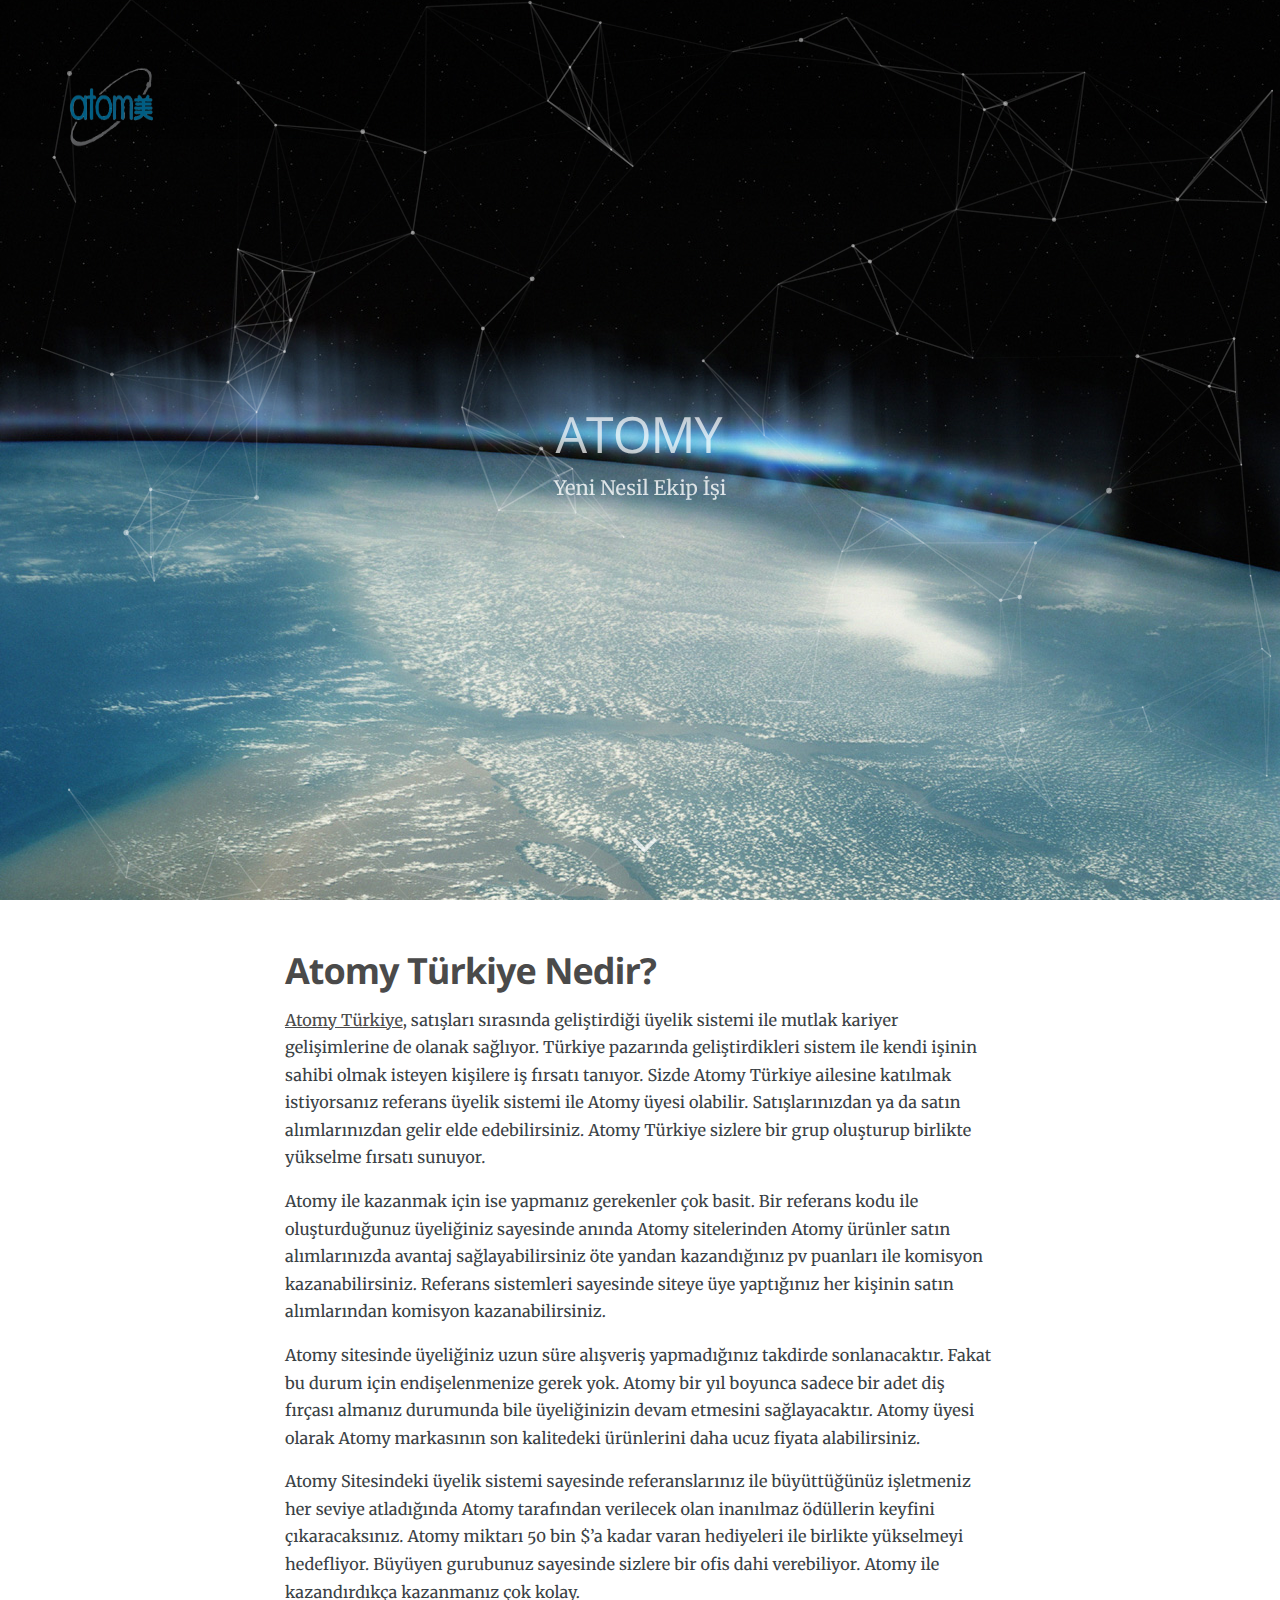
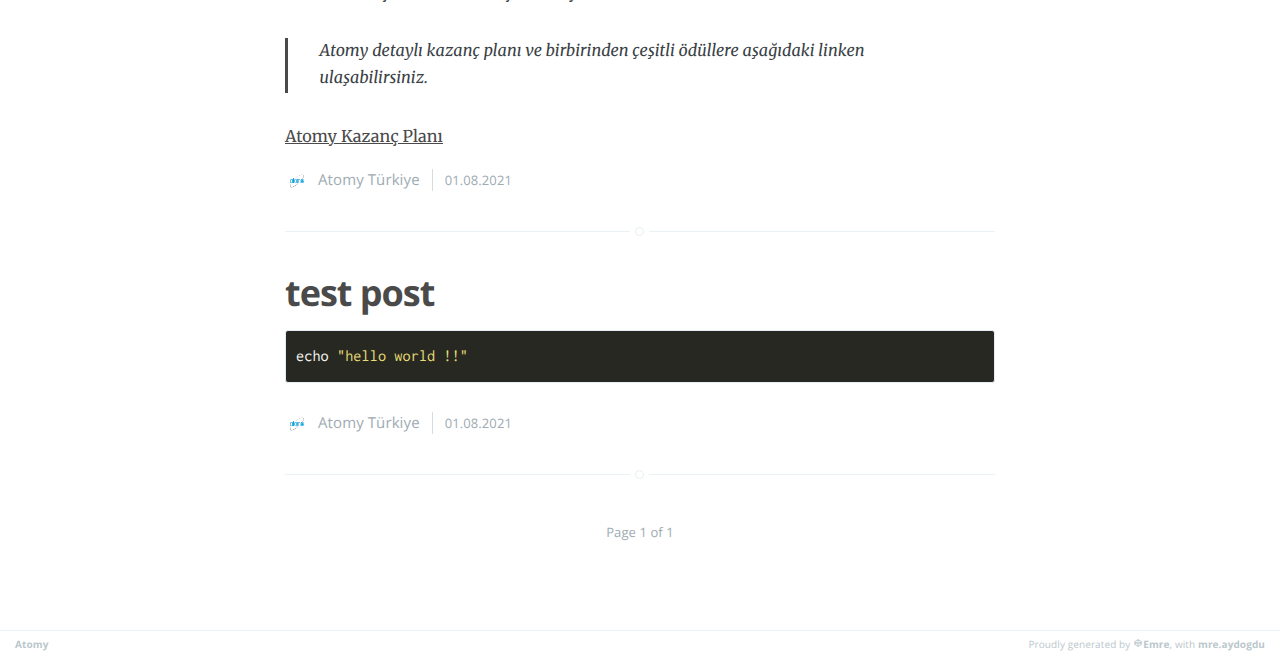
<file: index.html>
<!DOCTYPE html>
<html lang="tr">

<head>
    
        <link rel="apple-touch-icon" sizes="180x180" href="/apple-touch-icon.png">
        <link rel="icon" type="image/png" sizes="32x32" href="/favicon-32x32.png">
        <link rel="icon" type="image/png" sizes="16x16" href="/favicon-16x16.png">
        <link rel="manifest" href="/site.webmanifest">
        <link rel="mask-icon" href="/safari-pinned-tab.svg" color="#5bbad5">
        <meta name="msapplication-TileColor" content="#da532c">
        <meta name="theme-color" content="#ffffff">


    
    <meta charset="utf-8" />
    <meta http-equiv="X-UA-Compatible" content="IE=edge" />

  	<meta property="og:title" content=" Atomy" />
  	<meta property="og:site_name" content="Atomy" />
  	<meta property="og:url" content="https://mre-aydogdu.github.io/" />
    
    
    <meta property="og:type" content="website" />
    

  <title>
     Atomy
  </title>

    <meta name="description" content="Atomy Hakkında Her Şey" />

    <meta name="HandheldFriendly" content="True" />
    <meta name="viewport" content="width=device-width, initial-scale=1.0" />

    <link rel="shortcut icon" href="https://mre-aydogdu.github.io/images/favicon.ico">
	  <link rel="apple-touch-icon" href="https://mre-aydogdu.github.io/images/apple-touch-icon.png" />
    
    <link rel="stylesheet" type="text/css" href="https://mre-aydogdu.github.io/css/screen.css" />
    <link rel="stylesheet" type="text/css" href="//fonts.googleapis.com/css?family=Merriweather:300,700,700italic,300italic|Open+Sans:700,400|Inconsolata" />


    
      
      
        <link href="/index.xml" rel="alternate" type="application/rss+xml" title="Atomy" />
      
    
    <meta name="generator" content="Hugo 0.80.0" />

    <link rel="canonical" href="https://mre-aydogdu.github.io/" />

     
</head>
<body class="nav-closed">
<div id="particles-js"></div>
  


 <div class="site-wrapper">



<header class="main-header " style="background-image: url(https://mre-aydogdu.github.io/images/user.jpg)">


    

    <nav class="main-nav overlay clearfix">
        
            <a class="blog-logo" href="https://mre-aydogdu.github.io/"><img src="https://mre-aydogdu.github.io/images/user.png" alt="Blog Logo" /></a>
        
        
    </nav>
<div class="vertical">
        <div class="main-header-content inner">
            <h1 class="page-title">
              <a class="btn-bootstrap-2 title-scroll" href="#content">Atomy</a>
          </h1>
          <h2 class="page-description">Yeni Nesil Ekip İşi</h2>
        </div>
</div>
    <a class="scroll-down icon-arrow-left" href="#content"><span class="hidden">Scroll Down</span></a>
</header>

<main id="content" class="content" role="main">
    
    
    
    
    
    

    <div class="extra-pagination inner">
        <nav class="pagination" role="navigation">
	
	<span class="page-number">Page 1 of 1</span>
	
</nav>

    </div>

    
        
<article class="post post">
    <header class="post-header">
        <h2 class="post-title"><a href="">Atomy Türkiye Nedir?</a></h2>
    </header>
    <section class="post-excerpt">
      <p>
          <section class="post-content">
            <p><a href="https://www.atomy.com/tr/Home"> <p> Atomy Türkiye</a>, satışları sırasında geliştirdiği üyelik sistemi ile mutlak kariyer gelişimlerine de olanak sağlıyor. Türkiye pazarında geliştirdikleri sistem ile kendi işinin sahibi olmak isteyen kişilere iş fırsatı tanıyor. Sizde Atomy Türkiye ailesine katılmak istiyorsanız referans üyelik sistemi ile Atomy üyesi olabilir. Satışlarınızdan ya da satın alımlarınızdan gelir elde edebilirsiniz. Atomy Türkiye sizlere bir grup oluşturup birlikte yükselme fırsatı sunuyor.</p>

               <p>Atomy ile kazanmak için ise yapmanız gerekenler çok basit. Bir referans kodu ile oluşturduğunuz üyeliğiniz sayesinde anında Atomy sitelerinden Atomy ürünler satın alımlarınızda avantaj sağlayabilirsiniz öte yandan kazandığınız pv puanları ile komisyon kazanabilirsiniz. Referans sistemleri sayesinde siteye üye yaptığınız her kişinin satın alımlarından komisyon kazanabilirsiniz.</p>
                
                <p>Atomy sitesinde üyeliğiniz uzun süre alışveriş yapmadığınız takdirde sonlanacaktır. Fakat bu durum için endişelenmenize gerek yok. Atomy bir yıl boyunca sadece bir adet diş fırçası almanız durumunda bile üyeliğinizin devam etmesini sağlayacaktır. Atomy üyesi olarak Atomy markasının son kalitedeki ürünlerini daha ucuz fiyata alabilirsiniz.</p>
                
                <p>Atomy Sitesindeki üyelik sistemi sayesinde referanslarınız ile büyüttüğünüz işletmeniz her seviye atladığında Atomy tarafından verilecek olan inanılmaz ödüllerin keyfini çıkaracaksınız. Atomy miktarı 50 bin $’a kadar varan hediyeleri ile birlikte yükselmeyi hedefliyor. Büyüyen gurubunuz sayesinde sizlere bir ofis dahi verebiliyor. Atomy ile kazandırdıkça kazanmanız çok kolay.</p></p>
<blockquote>
<p>Atomy detaylı kazanç planı ve birbirinden çeşitli ödüllere aşağıdaki linken ulaşabilirsiniz. </p>
</blockquote>
<p><a href="https://www.atomy.com/tr/Home/Business/MarketingPlan" target="_blank" rel="noopener noreferrer">Atomy Kazanç Planı</a></p>

          </section>
      </p>
      
    </section>
    <footer class="post-meta">
        
            <img class="author-thumb" src="https://mre-aydogdu.github.io/images/user.png" alt="Author image" nopin="nopin" />
        
        
            Atomy Türkiye
        
        
        <time class="post-date" datetime="2021-01-08T00:00:00Z">
            01.08.2021
        </time>
    </footer>
</article>

    
        
<article class="post post">
    <header class="post-header">
        <h2 class="post-title"><a href="">test post</a></h2>
    </header>
    <section class="post-excerpt">
      <p>
          <section class="post-content">
            <div class="highlight"><pre style="color:#f8f8f2;background-color:#272822;-moz-tab-size:4;-o-tab-size:4;tab-size:4"><code class="language-bash" data-lang="bash">echo <span style="color:#e6db74">&#34;hello world !!&#34;</span>
</code></pre></div>
          </section>
      </p>
      
    </section>
    <footer class="post-meta">
        
            <img class="author-thumb" src="https://mre-aydogdu.github.io/images/user.png" alt="Author image" nopin="nopin" />
        
        
            Atomy Türkiye
        
        
        <time class="post-date" datetime="2021-01-08T00:00:00Z">
            01.08.2021
        </time>
    </footer>
</article>

    

    <nav class="pagination" role="navigation">
	
	<span class="page-number">Page 1 of 1</span>
	
</nav>


</main>

    <footer class="site-footer clearfix">
        <section class="copyright"><a href="">Atomy</a> </section>
        
        <section class="poweredby">Proudly generated by <a class="icon-hugo" href="https://www.instagram.com/mre.aydogdu/">Emre</a>, with <a class="icon-theme" href="https://www.instagram.com/mre.aydogdu/">mre.aydogdu</a></section>
        
    </footer>
    </div>
    <script type="text/javascript" src="https://mre-aydogdu.github.io/js/jquery.js"></script>
    <script type="text/javascript" src="https://mre-aydogdu.github.io/js/jquery.fitvids.js"></script>
    <script type="text/javascript" src="https://mre-aydogdu.github.io/js/index.js"></script>
    <script src="https://mre-aydogdu.github.io/js/particles.min.js"></script>
    <script src="https://mre-aydogdu.github.io/js/particles.js"></script>  

</body>
</html>
</file>
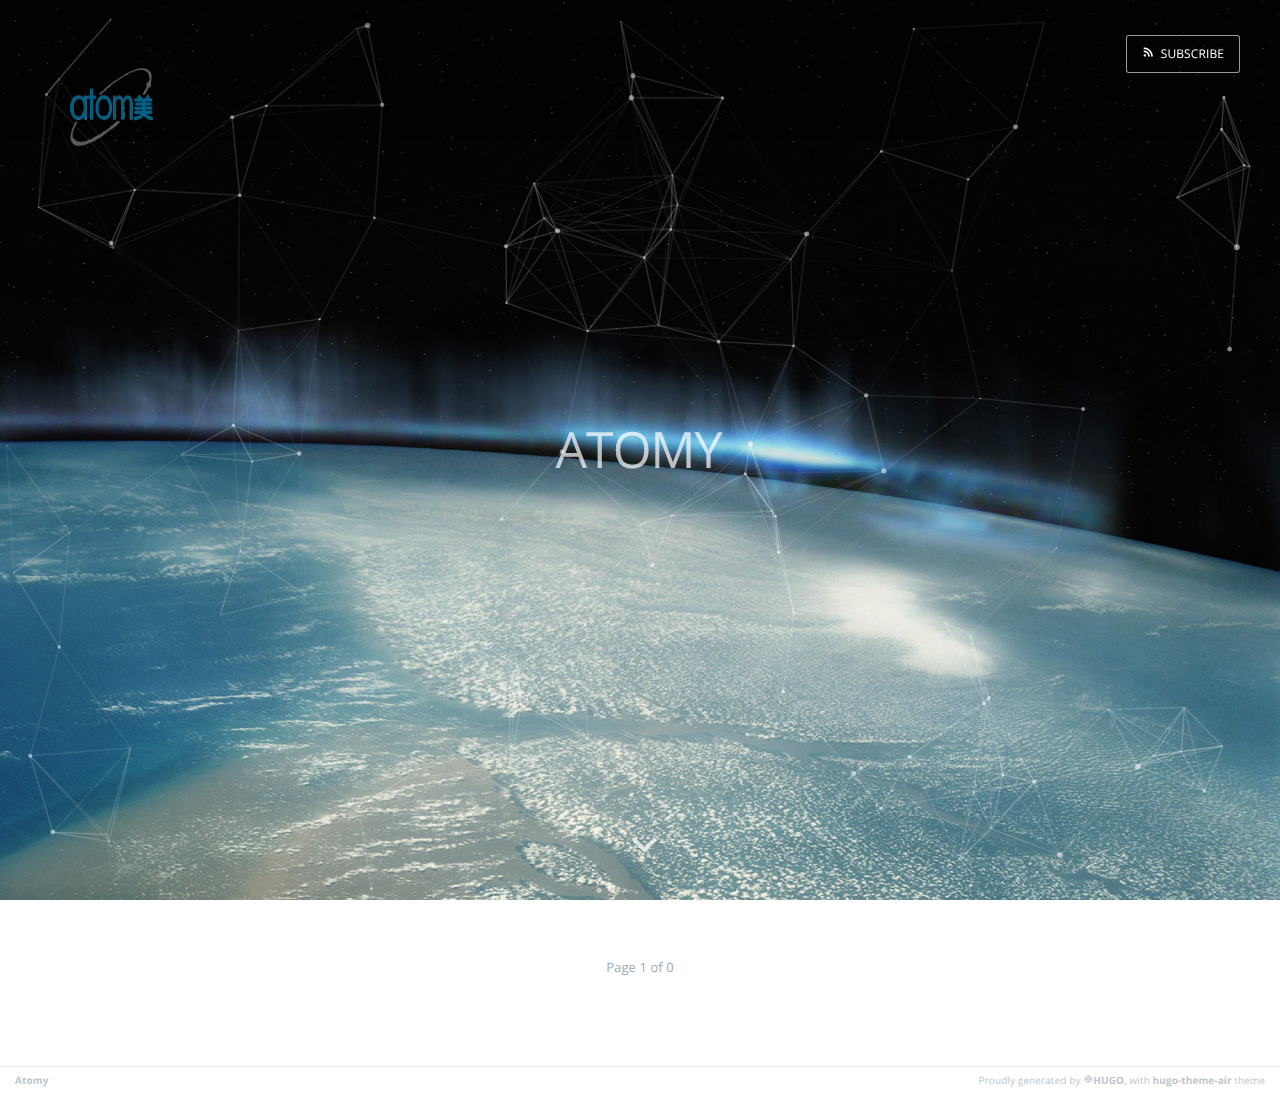
<file: categories/index.html>
<!DOCTYPE html>
<html lang="en-us">

<head>
    <meta charset="utf-8" />
    <meta http-equiv="X-UA-Compatible" content="IE=edge" />

  	<meta property="og:title" content=" Categories &middot;  Atomy" />
  	<meta property="og:site_name" content="Atomy" />
  	<meta property="og:url" content="https://mre-aydogdu.github.io/categories/" />
    
    
    <meta property="og:type" content="website" />
    

  <title>
     Categories &middot;  Atomy
  </title>

    <meta name="description" content="this is my description" />

    <meta name="HandheldFriendly" content="True" />
    <meta name="viewport" content="width=device-width, initial-scale=1.0" />

    <link rel="shortcut icon" href="https://mre-aydogdu.github.io/images/favicon.ico">
	  <link rel="apple-touch-icon" href="https://mre-aydogdu.github.io/images/apple-touch-icon.png" />
    
    <link rel="stylesheet" type="text/css" href="https://mre-aydogdu.github.io/css/screen.css" />
    <link rel="stylesheet" type="text/css" href="//fonts.googleapis.com/css?family=Merriweather:300,700,700italic,300italic|Open+Sans:700,400|Inconsolata" />


    
      
          <link href="https://mre-aydogdu.github.io/index.xml" rel="alternate" type="application/rss+xml" title="Atomy" />
      
      
        <link href="/categories/index.xml" rel="alternate" type="application/rss+xml" title="Categories &middot; Atomy" />
      
    
    <meta name="generator" content="Hugo 0.80.0" />

    <link rel="canonical" href="https://mre-aydogdu.github.io/categories/" />

     
</head>
<body class="nav-closed">
<div id="particles-js"></div>
  


 <div class="site-wrapper">




	<header class="main-header" style="background-image: url(https://mre-aydogdu.github.io/images/user.jpg)">

    <nav class="main-nav overlay clearfix">
      
        <a class="blog-logo" href="https://mre-aydogdu.github.io/"><img src="https://mre-aydogdu.github.io/images/user.png" alt="Home" /></a>
      
      
        
          <a class="menu-button icon-feed" href="/categories/index.xml">&nbsp;&nbsp;Subscribe</a>
        
      
    </nav>
    <div class="vertical">

        <div class="main-header-content inner">
            <h1 class="page-title">

              <a class="btn-bootstrap-2" href="#content">Atomy</a>
          </h1>
        </div>
</div>
    <a class="scroll-down icon-arrow-left" href="#content"><span class="hidden">Scroll Down</span></a>
</header>

<main id="content" class="content" role="main">
    
    
    
    

	<div class="extra-pagination inner">
    <nav class="pagination" role="navigation">
	
	<span class="page-number">Page 1 of 0</span>
	
</nav>

	</div>

	

	<nav class="pagination" role="navigation">
	
	<span class="page-number">Page 1 of 0</span>
	
</nav>

</main>



    <footer class="site-footer clearfix">
        <section class="copyright"><a href="">Atomy</a> </section>
        
        <section class="poweredby">Proudly generated by <a class="icon-hugo" href="https://gohugo.io">HUGO</a>, with <a class="icon-theme" href="https://github.com/syui/hugo-theme-air">hugo-theme-air</a> theme</section>
        
    </footer>
    </div>
    <script type="text/javascript" src="https://mre-aydogdu.github.io/js/jquery.js"></script>
    <script type="text/javascript" src="https://mre-aydogdu.github.io/js/jquery.fitvids.js"></script>
    <script type="text/javascript" src="https://mre-aydogdu.github.io/js/index.js"></script>
    <script src="https://mre-aydogdu.github.io/js/particles.min.js"></script>
    <script src="https://mre-aydogdu.github.io/js/particles.js"></script>  

</body>
</html>
</file>
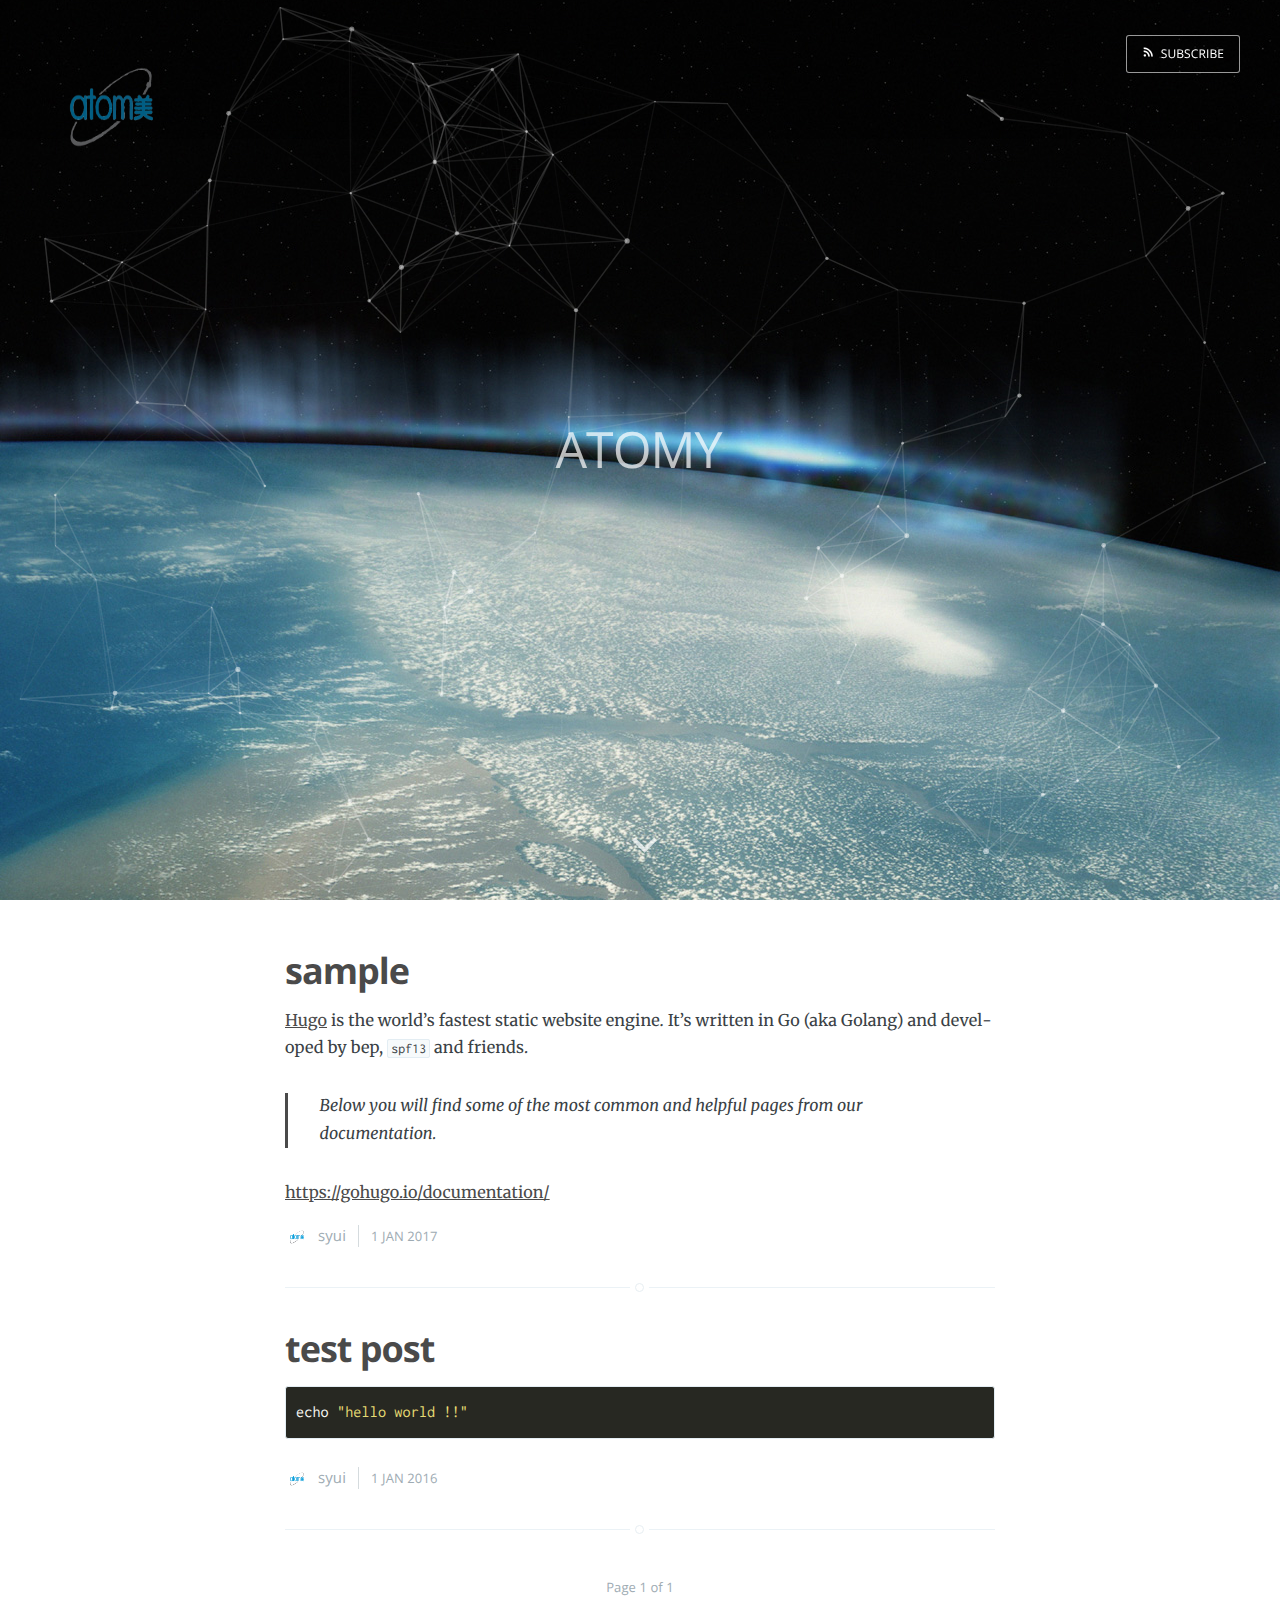
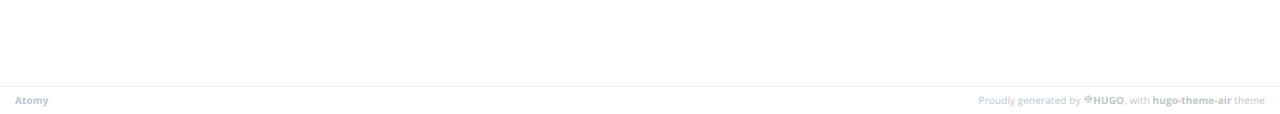
<file: post/index.html>
<!DOCTYPE html>
<html lang="en-us">

<head>
    <meta charset="utf-8" />
    <meta http-equiv="X-UA-Compatible" content="IE=edge" />

  	<meta property="og:title" content=" Posts &middot;  Atomy" />
  	<meta property="og:site_name" content="Atomy" />
  	<meta property="og:url" content="https://mre-aydogdu.github.io/post/" />
    
    
    <meta property="og:type" content="website" />
    

  <title>
     Posts &middot;  Atomy
  </title>

    <meta name="description" content="this is my description" />

    <meta name="HandheldFriendly" content="True" />
    <meta name="viewport" content="width=device-width, initial-scale=1.0" />

    <link rel="shortcut icon" href="https://mre-aydogdu.github.io/images/favicon.ico">
	  <link rel="apple-touch-icon" href="https://mre-aydogdu.github.io/images/apple-touch-icon.png" />
    
    <link rel="stylesheet" type="text/css" href="https://mre-aydogdu.github.io/css/screen.css" />
    <link rel="stylesheet" type="text/css" href="//fonts.googleapis.com/css?family=Merriweather:300,700,700italic,300italic|Open+Sans:700,400|Inconsolata" />


    
      
          <link href="https://mre-aydogdu.github.io/index.xml" rel="alternate" type="application/rss+xml" title="Atomy" />
      
      
        <link href="/post/index.xml" rel="alternate" type="application/rss+xml" title="Posts &middot; Atomy" />
      
    
    <meta name="generator" content="Hugo 0.80.0" />

    <link rel="canonical" href="https://mre-aydogdu.github.io/post/" />

     
</head>
<body class="nav-closed">
<div id="particles-js"></div>
  


 <div class="site-wrapper">




	<header class="main-header" style="background-image: url(https://mre-aydogdu.github.io/images/user.jpg)">

    <nav class="main-nav overlay clearfix">
      
        <a class="blog-logo" href="https://mre-aydogdu.github.io/"><img src="https://mre-aydogdu.github.io/images/user.png" alt="Home" /></a>
      
      
        
          <a class="menu-button icon-feed" href="/post/index.xml">&nbsp;&nbsp;Subscribe</a>
        
      
    </nav>
    <div class="vertical">

        <div class="main-header-content inner">
            <h1 class="page-title">

              <a class="btn-bootstrap-2" href="#content">Atomy</a>
          </h1>
        </div>
</div>
    <a class="scroll-down icon-arrow-left" href="#content"><span class="hidden">Scroll Down</span></a>
</header>

<main id="content" class="content" role="main">
    
    
    
    

	<div class="extra-pagination inner">
    <nav class="pagination" role="navigation">
	
	<span class="page-number">Page 1 of 1</span>
	
</nav>

	</div>

	
	   
<article class="post post">
    <header class="post-header">
        <h2 class="post-title"><a href="/post/test/">sample</a></h2>
    </header>
    <section class="post-excerpt">
      <p>
          <section class="post-content">
            <p><a href="https://gohugo.io/documentation/">Hugo</a> is the world&rsquo;s fastest static website engine. It&rsquo;s written in Go (aka Golang) and developed by bep, <code>spf13</code> and friends.</p>
<blockquote>
<p>Below you will find some of the most common and helpful pages from our documentation.</p>
</blockquote>
<p><a href="https://gohugo.io/documentation/">https://gohugo.io/documentation/</a></p>

          </section>
      </p>
      
    </section>
    <footer class="post-meta">
        
            <img class="author-thumb" src="https://mre-aydogdu.github.io/images/user.png" alt="Author image" nopin="nopin" />
        
        
            syui
        
        
        <time class="post-date" datetime="2017-01-01T00:00:00Z">
            1 Jan 2017
        </time>
    </footer>
</article>

	
	   
<article class="post post">
    <header class="post-header">
        <h2 class="post-title"><a href="/post/test/">test post</a></h2>
    </header>
    <section class="post-excerpt">
      <p>
          <section class="post-content">
            <div class="highlight"><pre style="color:#f8f8f2;background-color:#272822;-moz-tab-size:4;-o-tab-size:4;tab-size:4"><code class="language-bash" data-lang="bash">echo <span style="color:#e6db74">&#34;hello world !!&#34;</span>
</code></pre></div>
          </section>
      </p>
      
    </section>
    <footer class="post-meta">
        
            <img class="author-thumb" src="https://mre-aydogdu.github.io/images/user.png" alt="Author image" nopin="nopin" />
        
        
            syui
        
        
        <time class="post-date" datetime="2016-01-01T00:00:00Z">
            1 Jan 2016
        </time>
    </footer>
</article>

	

	<nav class="pagination" role="navigation">
	
	<span class="page-number">Page 1 of 1</span>
	
</nav>

</main>



    <footer class="site-footer clearfix">
        <section class="copyright"><a href="">Atomy</a> </section>
        
        <section class="poweredby">Proudly generated by <a class="icon-hugo" href="https://gohugo.io">HUGO</a>, with <a class="icon-theme" href="https://github.com/syui/hugo-theme-air">hugo-theme-air</a> theme</section>
        
    </footer>
    </div>
    <script type="text/javascript" src="https://mre-aydogdu.github.io/js/jquery.js"></script>
    <script type="text/javascript" src="https://mre-aydogdu.github.io/js/jquery.fitvids.js"></script>
    <script type="text/javascript" src="https://mre-aydogdu.github.io/js/index.js"></script>
    <script src="https://mre-aydogdu.github.io/js/particles.min.js"></script>
    <script src="https://mre-aydogdu.github.io/js/particles.js"></script>  

</body>
</html>
</file>
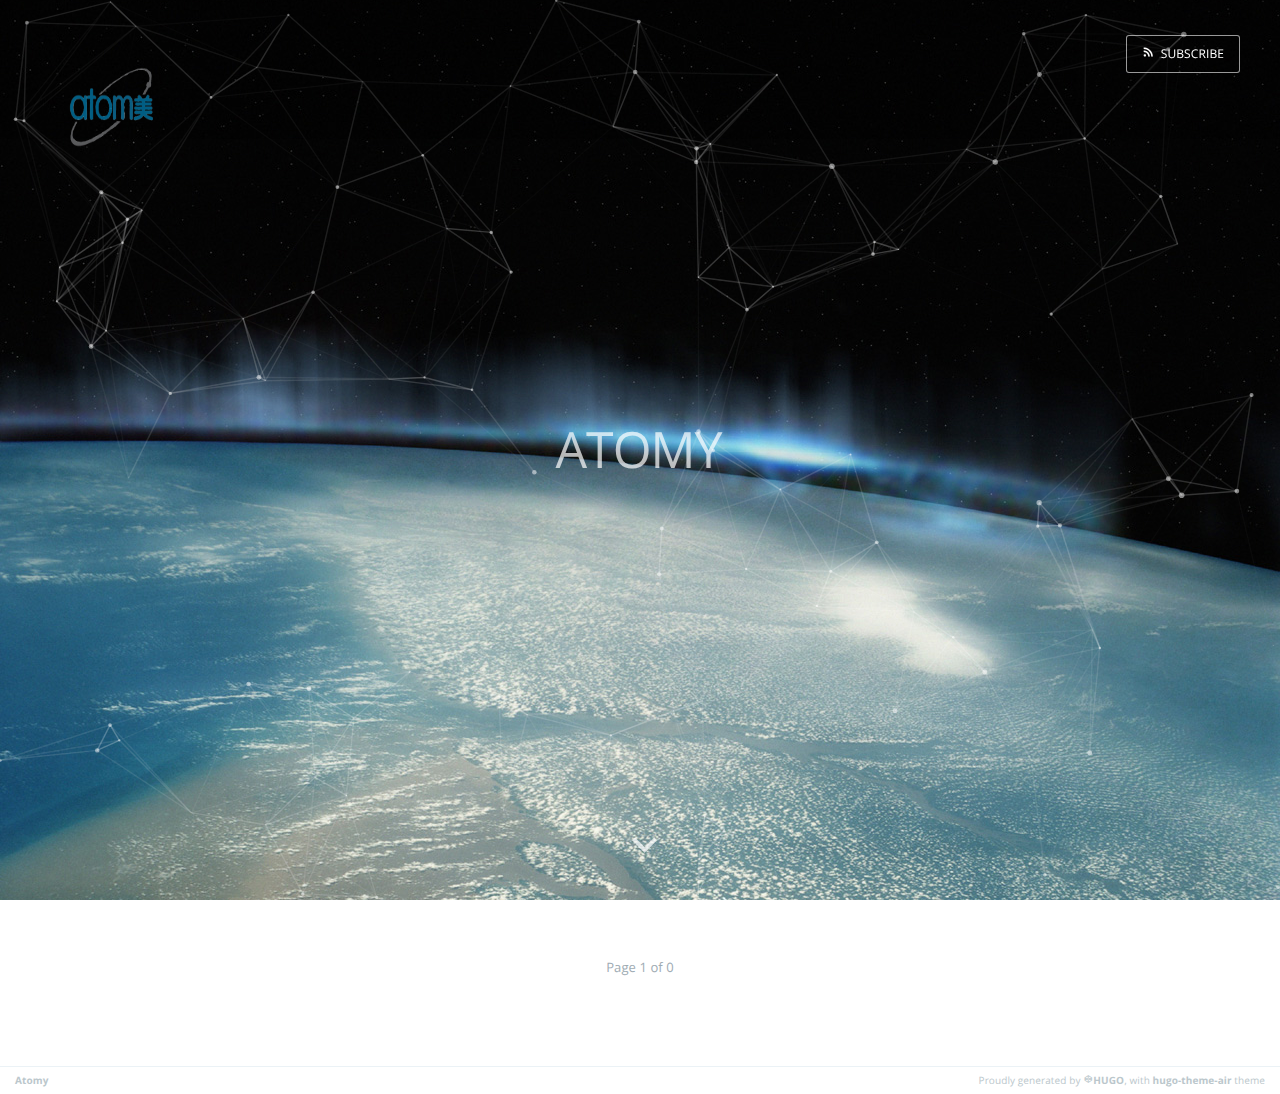
<file: tags/index.html>
<!DOCTYPE html>
<html lang="en-us">

<head>
    <meta charset="utf-8" />
    <meta http-equiv="X-UA-Compatible" content="IE=edge" />

  	<meta property="og:title" content=" Tags &middot;  Atomy" />
  	<meta property="og:site_name" content="Atomy" />
  	<meta property="og:url" content="https://mre-aydogdu.github.io/tags/" />
    
    
    <meta property="og:type" content="website" />
    

  <title>
     Tags &middot;  Atomy
  </title>

    <meta name="description" content="this is my description" />

    <meta name="HandheldFriendly" content="True" />
    <meta name="viewport" content="width=device-width, initial-scale=1.0" />

    <link rel="shortcut icon" href="https://mre-aydogdu.github.io/images/favicon.ico">
	  <link rel="apple-touch-icon" href="https://mre-aydogdu.github.io/images/apple-touch-icon.png" />
    
    <link rel="stylesheet" type="text/css" href="https://mre-aydogdu.github.io/css/screen.css" />
    <link rel="stylesheet" type="text/css" href="//fonts.googleapis.com/css?family=Merriweather:300,700,700italic,300italic|Open+Sans:700,400|Inconsolata" />


    
      
          <link href="https://mre-aydogdu.github.io/index.xml" rel="alternate" type="application/rss+xml" title="Atomy" />
      
      
        <link href="/tags/index.xml" rel="alternate" type="application/rss+xml" title="Tags &middot; Atomy" />
      
    
    <meta name="generator" content="Hugo 0.80.0" />

    <link rel="canonical" href="https://mre-aydogdu.github.io/tags/" />

     
</head>
<body class="nav-closed">
<div id="particles-js"></div>
  


 <div class="site-wrapper">




	<header class="main-header" style="background-image: url(https://mre-aydogdu.github.io/images/user.jpg)">

    <nav class="main-nav overlay clearfix">
      
        <a class="blog-logo" href="https://mre-aydogdu.github.io/"><img src="https://mre-aydogdu.github.io/images/user.png" alt="Home" /></a>
      
      
        
          <a class="menu-button icon-feed" href="/tags/index.xml">&nbsp;&nbsp;Subscribe</a>
        
      
    </nav>
    <div class="vertical">

        <div class="main-header-content inner">
            <h1 class="page-title">

              <a class="btn-bootstrap-2" href="#content">Atomy</a>
          </h1>
        </div>
</div>
    <a class="scroll-down icon-arrow-left" href="#content"><span class="hidden">Scroll Down</span></a>
</header>

<main id="content" class="content" role="main">
    
    
    
    

	<div class="extra-pagination inner">
    <nav class="pagination" role="navigation">
	
	<span class="page-number">Page 1 of 0</span>
	
</nav>

	</div>

	

	<nav class="pagination" role="navigation">
	
	<span class="page-number">Page 1 of 0</span>
	
</nav>

</main>



    <footer class="site-footer clearfix">
        <section class="copyright"><a href="">Atomy</a> </section>
        
        <section class="poweredby">Proudly generated by <a class="icon-hugo" href="https://gohugo.io">HUGO</a>, with <a class="icon-theme" href="https://github.com/syui/hugo-theme-air">hugo-theme-air</a> theme</section>
        
    </footer>
    </div>
    <script type="text/javascript" src="https://mre-aydogdu.github.io/js/jquery.js"></script>
    <script type="text/javascript" src="https://mre-aydogdu.github.io/js/jquery.fitvids.js"></script>
    <script type="text/javascript" src="https://mre-aydogdu.github.io/js/index.js"></script>
    <script src="https://mre-aydogdu.github.io/js/particles.min.js"></script>
    <script src="https://mre-aydogdu.github.io/js/particles.js"></script>  

</body>
</html>
</file>
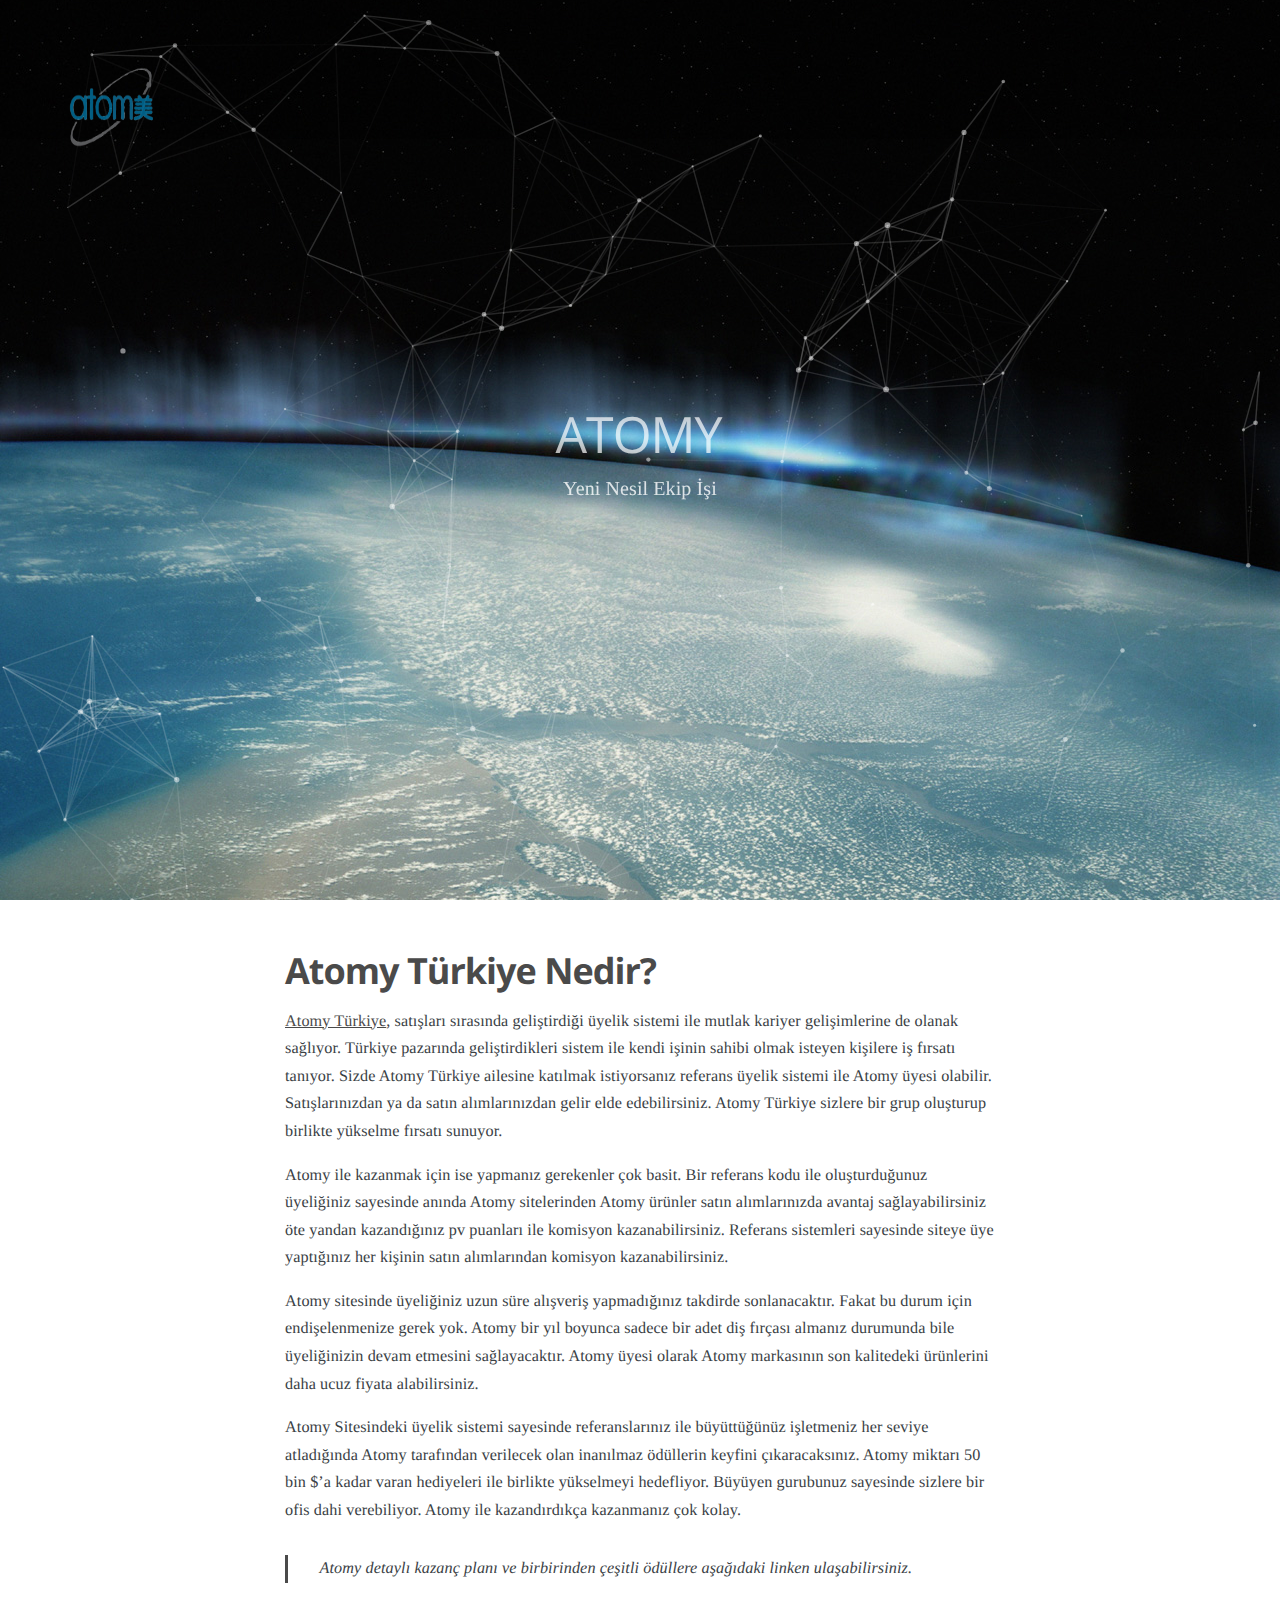
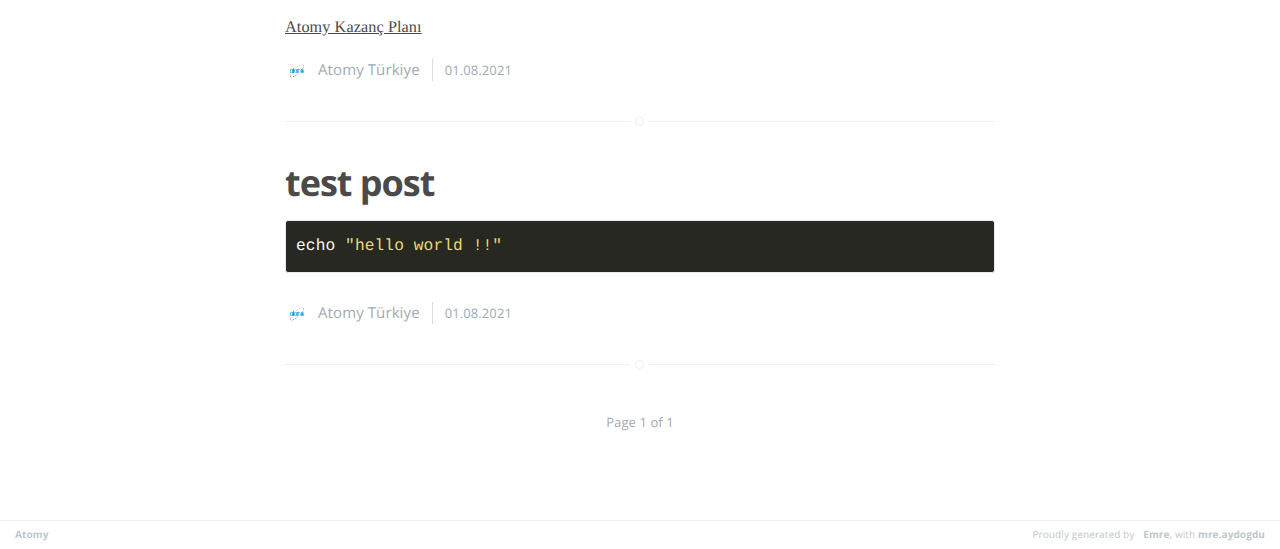
<file: page/1/index.html>
<!DOCTYPE html><html><head><title>https://mre-aydogdu.github.io/</title><link rel="canonical" href="https://mre-aydogdu.github.io/"/><meta name="robots" content="noindex"><meta charset="utf-8" /><meta http-equiv="refresh" content="0; url=https://mre-aydogdu.github.io/" /></head></html>
</file>
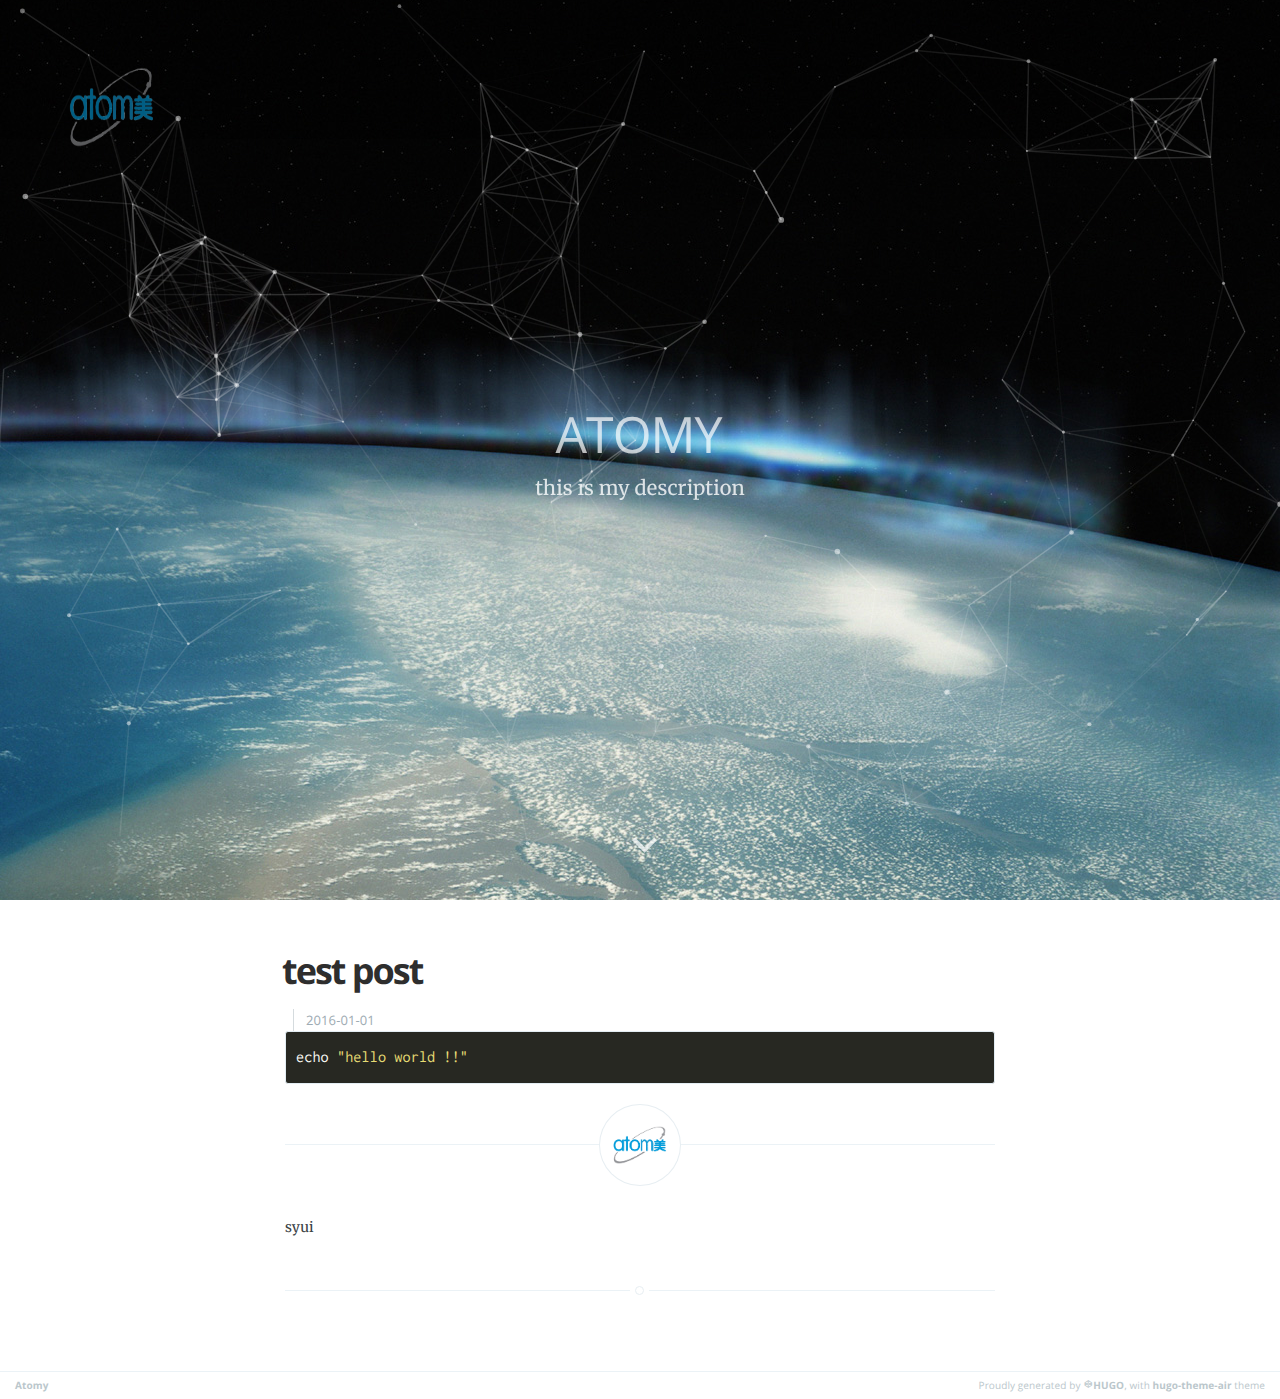
<file: post/test/index.html>
<!DOCTYPE html>
<html lang="en-us">

<head>
    <meta charset="utf-8" />
    <meta http-equiv="X-UA-Compatible" content="IE=edge" />

  	<meta property="og:title" content=" test post &middot;  Atomy" />
  	<meta property="og:site_name" content="Atomy" />
  	<meta property="og:url" content="https://mre-aydogdu.github.io/post/test/" />
    
    
  	<meta property="og:type" content="article" />

    <meta property="og:article:published_time" content="2016-01-01T00:00:00Z" />

    
    

  <title>
     test post &middot;  Atomy
  </title>

    <meta name="description" content="this is my description" />

    <meta name="HandheldFriendly" content="True" />
    <meta name="viewport" content="width=device-width, initial-scale=1.0" />

    <link rel="shortcut icon" href="https://mre-aydogdu.github.io/images/favicon.ico">
	  <link rel="apple-touch-icon" href="https://mre-aydogdu.github.io/images/apple-touch-icon.png" />
    
    <link rel="stylesheet" type="text/css" href="https://mre-aydogdu.github.io/css/screen.css" />
    <link rel="stylesheet" type="text/css" href="//fonts.googleapis.com/css?family=Merriweather:300,700,700italic,300italic|Open+Sans:700,400|Inconsolata" />


    
      
          <link href="https://mre-aydogdu.github.io/index.xml" rel="alternate" type="application/rss+xml" title="Atomy" />
      
      
    
    <meta name="generator" content="Hugo 0.80.0" />

    <link rel="canonical" href="https://mre-aydogdu.github.io/post/test/" />

     
</head>
<body class="nav-closed">
<div id="particles-js"></div>
  


 <div class="site-wrapper">



<header class="main-header " style="background-image: url(https://mre-aydogdu.github.io/images/user.jpg)">

    <nav class="main-nav overlay clearfix">
        
            <a class="blog-logo" href="https://mre-aydogdu.github.io/"><img src="https://mre-aydogdu.github.io/images/user.png" alt="Blog Logo" /></a>
        
        
    </nav>
<div class="vertical">
        <div class="main-header-content inner">
            <h1 class="page-title">
              <a class="btn-bootstrap-2" href="#content">Atomy</a>
          </h1>
          <h2 class="page-description">this is my description</h2>
        </div>
</div>
    <a class="scroll-down icon-arrow-left" href="#content"><span class="hidden">Scroll Down</span></a>
</header>

  <main id="content" class="content" role="main">


  <article class="post post">

    <header class="post-header">
        <h1 class="post-title">test post</h1>
        <section class="post-meta">
        
	<time class="post-date" datetime="2016-01-01">
            2016-01-01
          </time>
        
         
        </section>
    </header>

    <section class="post-content">
      <div class="highlight"><pre style="color:#f8f8f2;background-color:#272822;-moz-tab-size:4;-o-tab-size:4;tab-size:4"><code class="language-bash" data-lang="bash">echo <span style="color:#e6db74">&#34;hello world !!&#34;</span>
</code></pre></div>
    </section>


  <footer class="post-footer">


    
    <figure class="author-image">

        <a class="img" href="https://mre-aydogdu.github.io/" style="background-image: url(https://mre-aydogdu.github.io/images/user.png)"><span class="hidden">syui</span></a>
    </figure>
    

    <section class="author">

  <p>syui</p>
  

</section>


    

    

  </footer>
</article>

</main>
    <footer class="site-footer clearfix">
        <section class="copyright"><a href="">Atomy</a> </section>
        
        <section class="poweredby">Proudly generated by <a class="icon-hugo" href="https://gohugo.io">HUGO</a>, with <a class="icon-theme" href="https://github.com/syui/hugo-theme-air">hugo-theme-air</a> theme</section>
        
    </footer>
    </div>
    <script type="text/javascript" src="https://mre-aydogdu.github.io/js/jquery.js"></script>
    <script type="text/javascript" src="https://mre-aydogdu.github.io/js/jquery.fitvids.js"></script>
    <script type="text/javascript" src="https://mre-aydogdu.github.io/js/index.js"></script>
    <script src="https://mre-aydogdu.github.io/js/particles.min.js"></script>
    <script src="https://mre-aydogdu.github.io/js/particles.js"></script>  

</body>
</html>
</file>
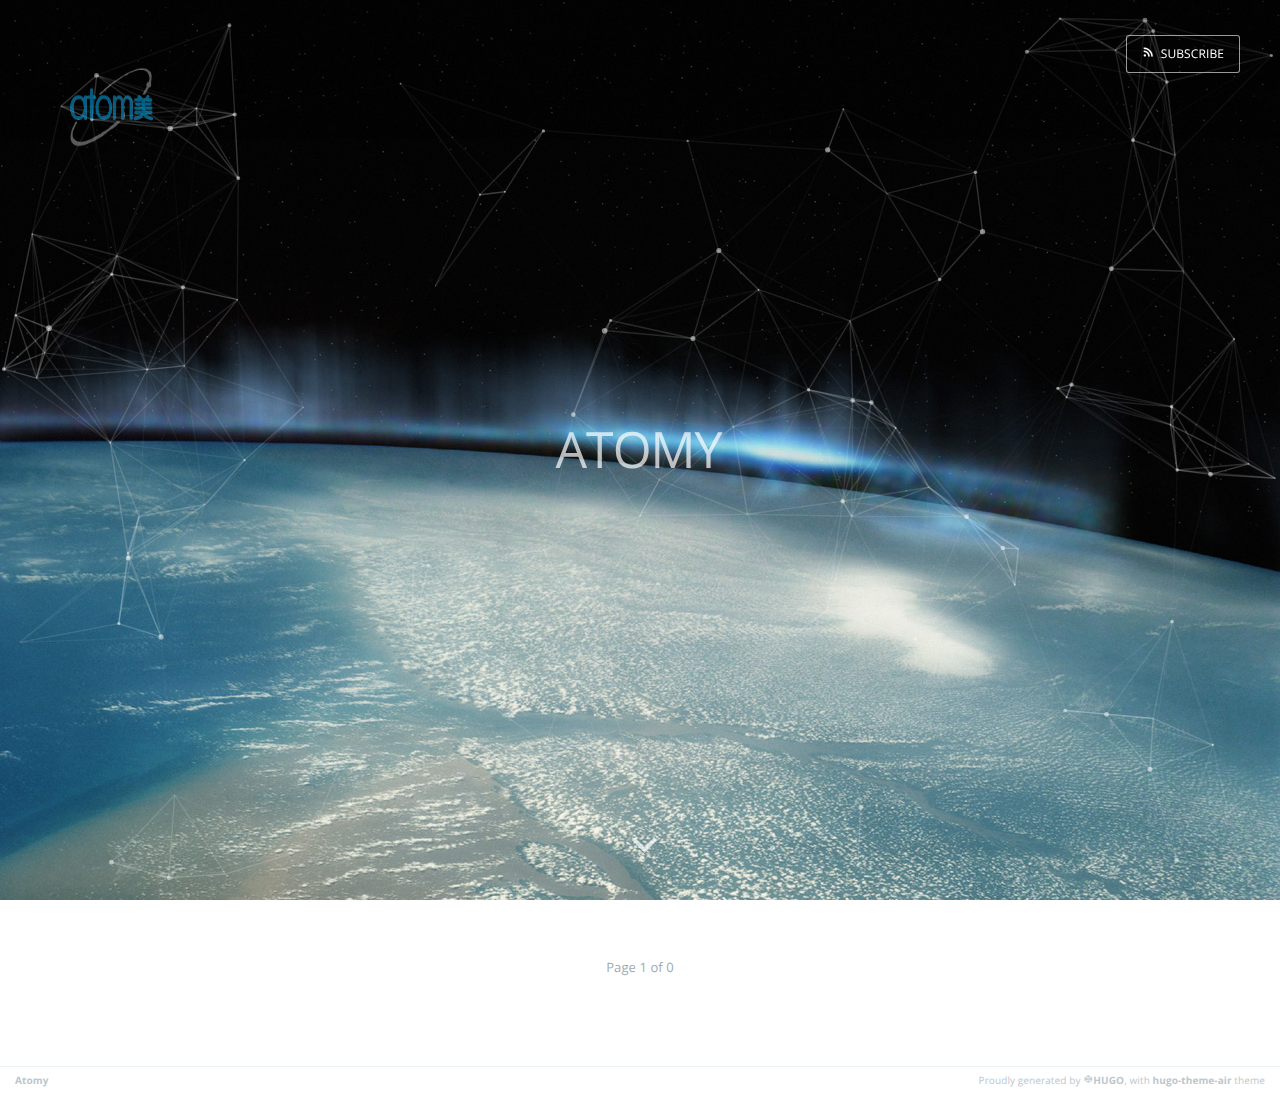
<file: categories/page/1/index.html>
<!DOCTYPE html><html><head><title>https://mre-aydogdu.github.io/categories/</title><link rel="canonical" href="https://mre-aydogdu.github.io/categories/"/><meta name="robots" content="noindex"><meta charset="utf-8" /><meta http-equiv="refresh" content="0; url=https://mre-aydogdu.github.io/categories/" /></head></html>
</file>
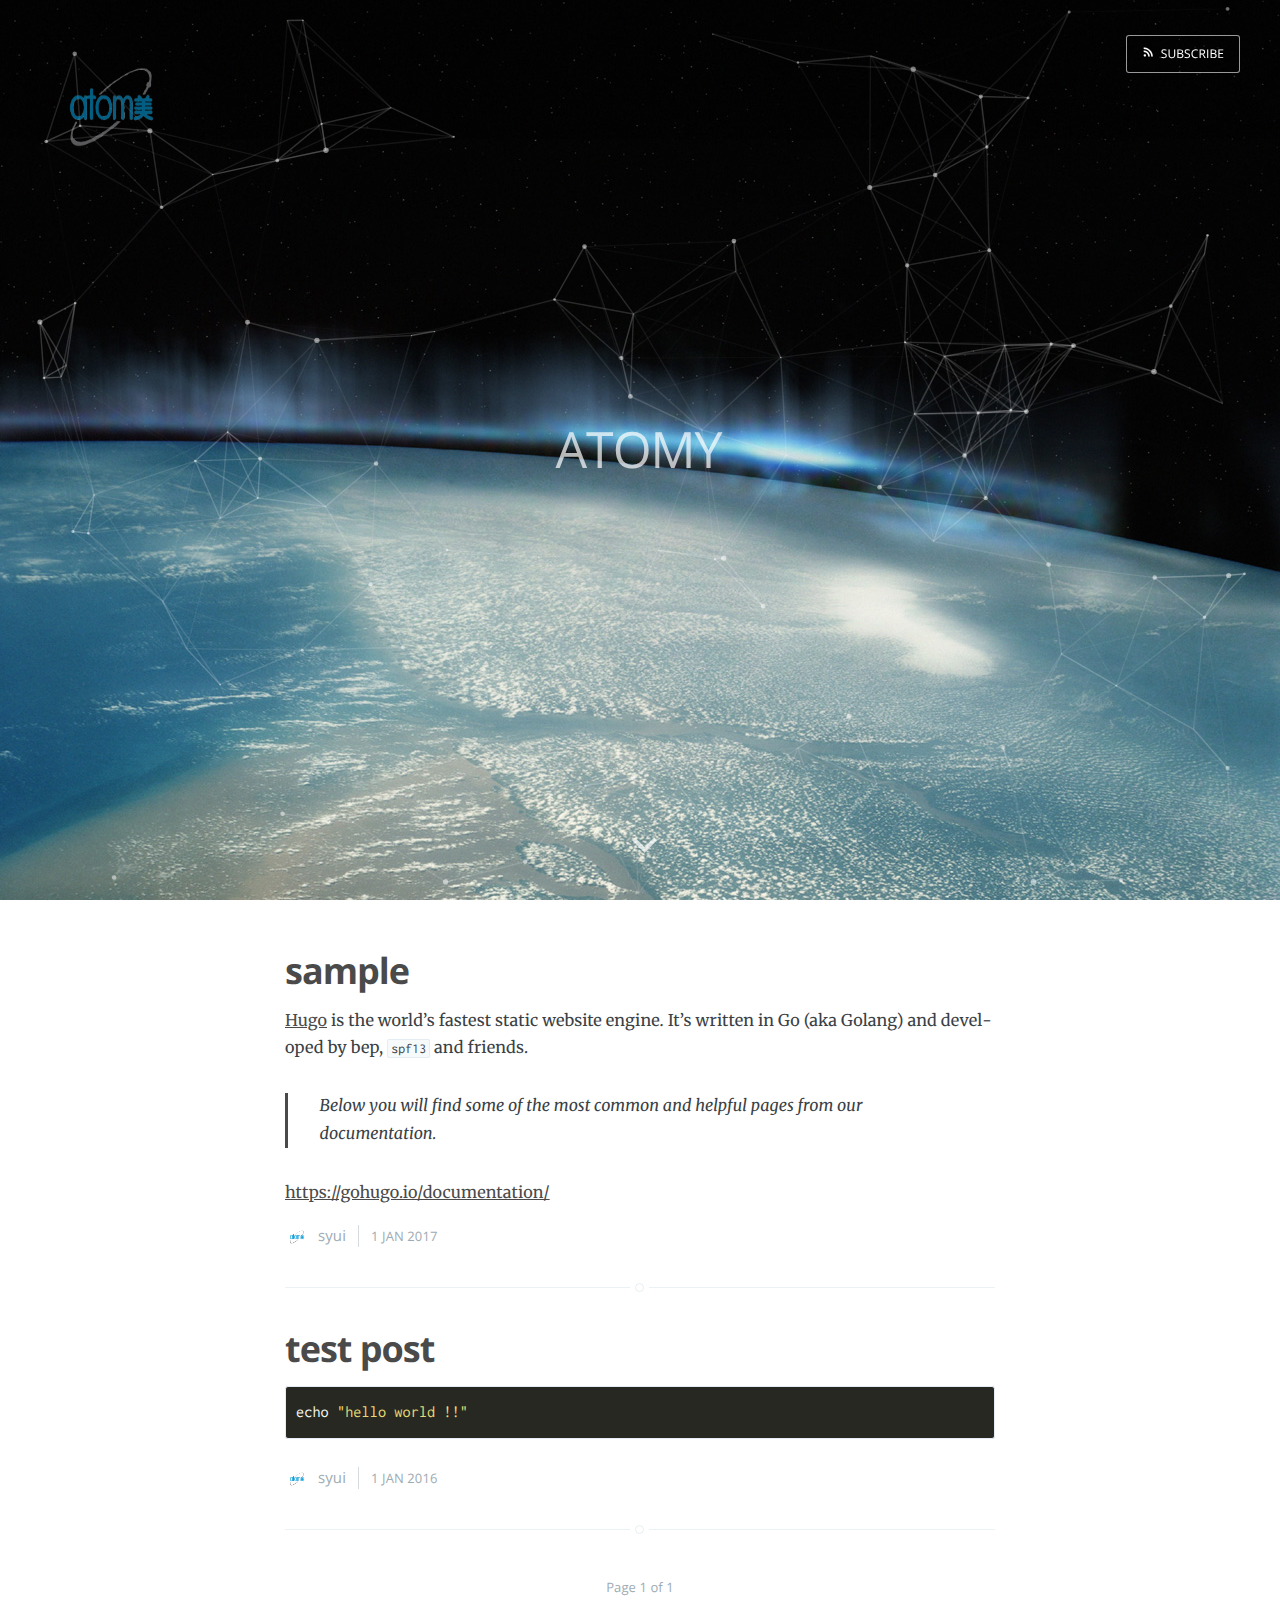
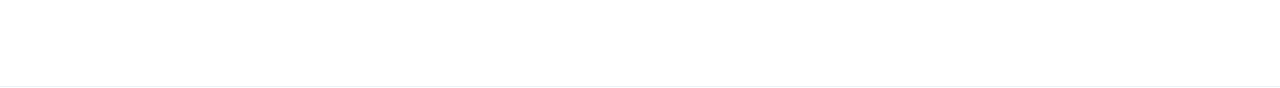
<file: post/page/1/index.html>
<!DOCTYPE html><html><head><title>https://mre-aydogdu.github.io/post/</title><link rel="canonical" href="https://mre-aydogdu.github.io/post/"/><meta name="robots" content="noindex"><meta charset="utf-8" /><meta http-equiv="refresh" content="0; url=https://mre-aydogdu.github.io/post/" /></head></html>
</file>
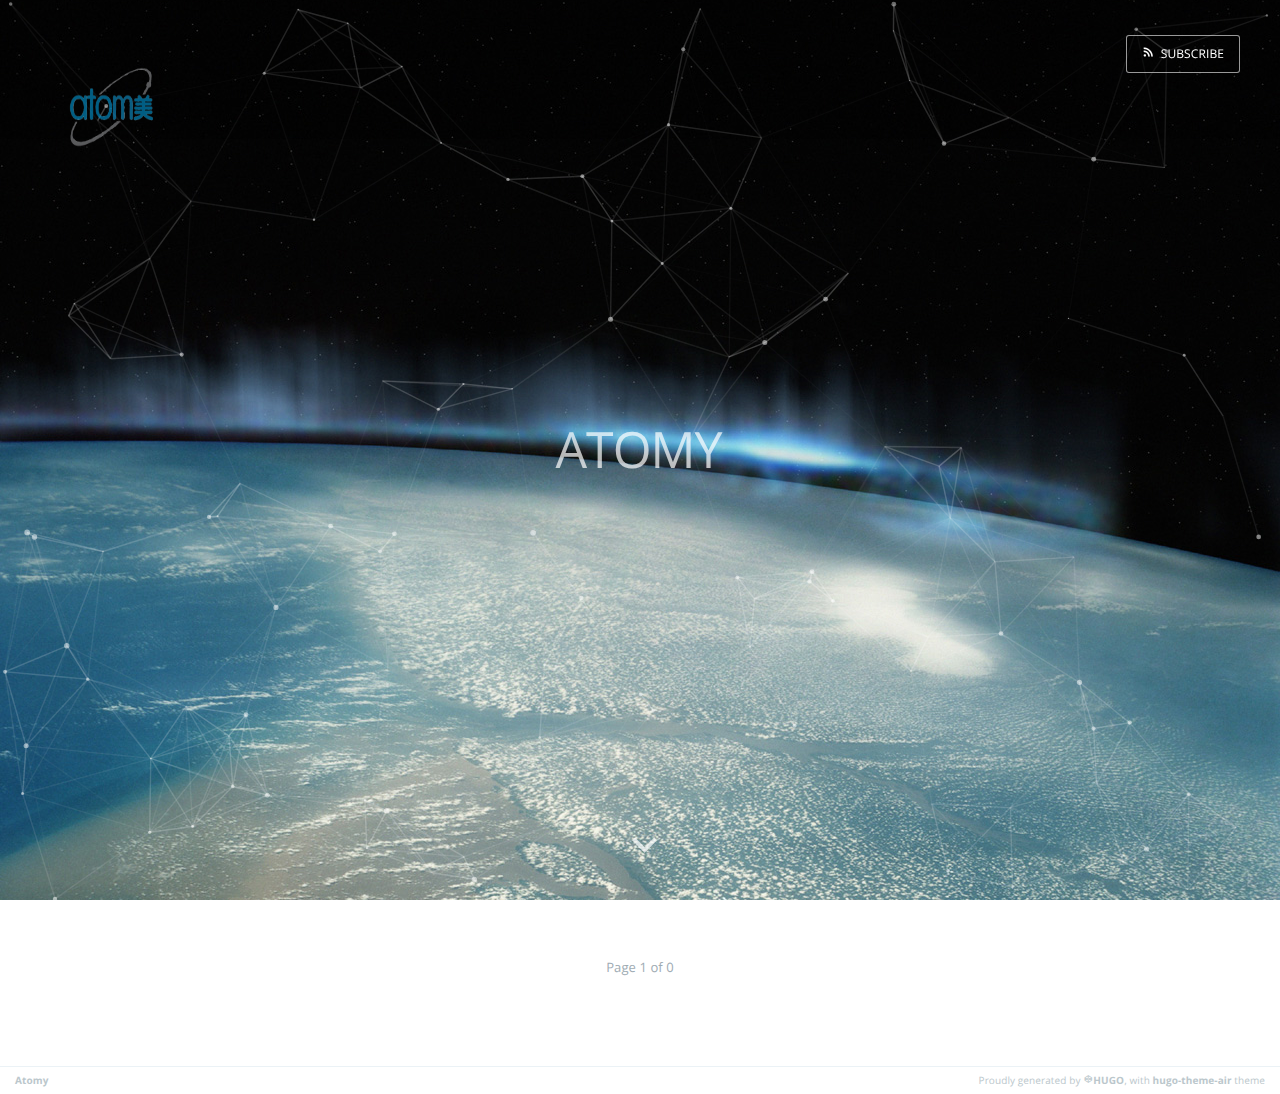
<file: tags/page/1/index.html>
<!DOCTYPE html><html><head><title>https://mre-aydogdu.github.io/tags/</title><link rel="canonical" href="https://mre-aydogdu.github.io/tags/"/><meta name="robots" content="noindex"><meta charset="utf-8" /><meta http-equiv="refresh" content="0; url=https://mre-aydogdu.github.io/tags/" /></head></html>
</file>
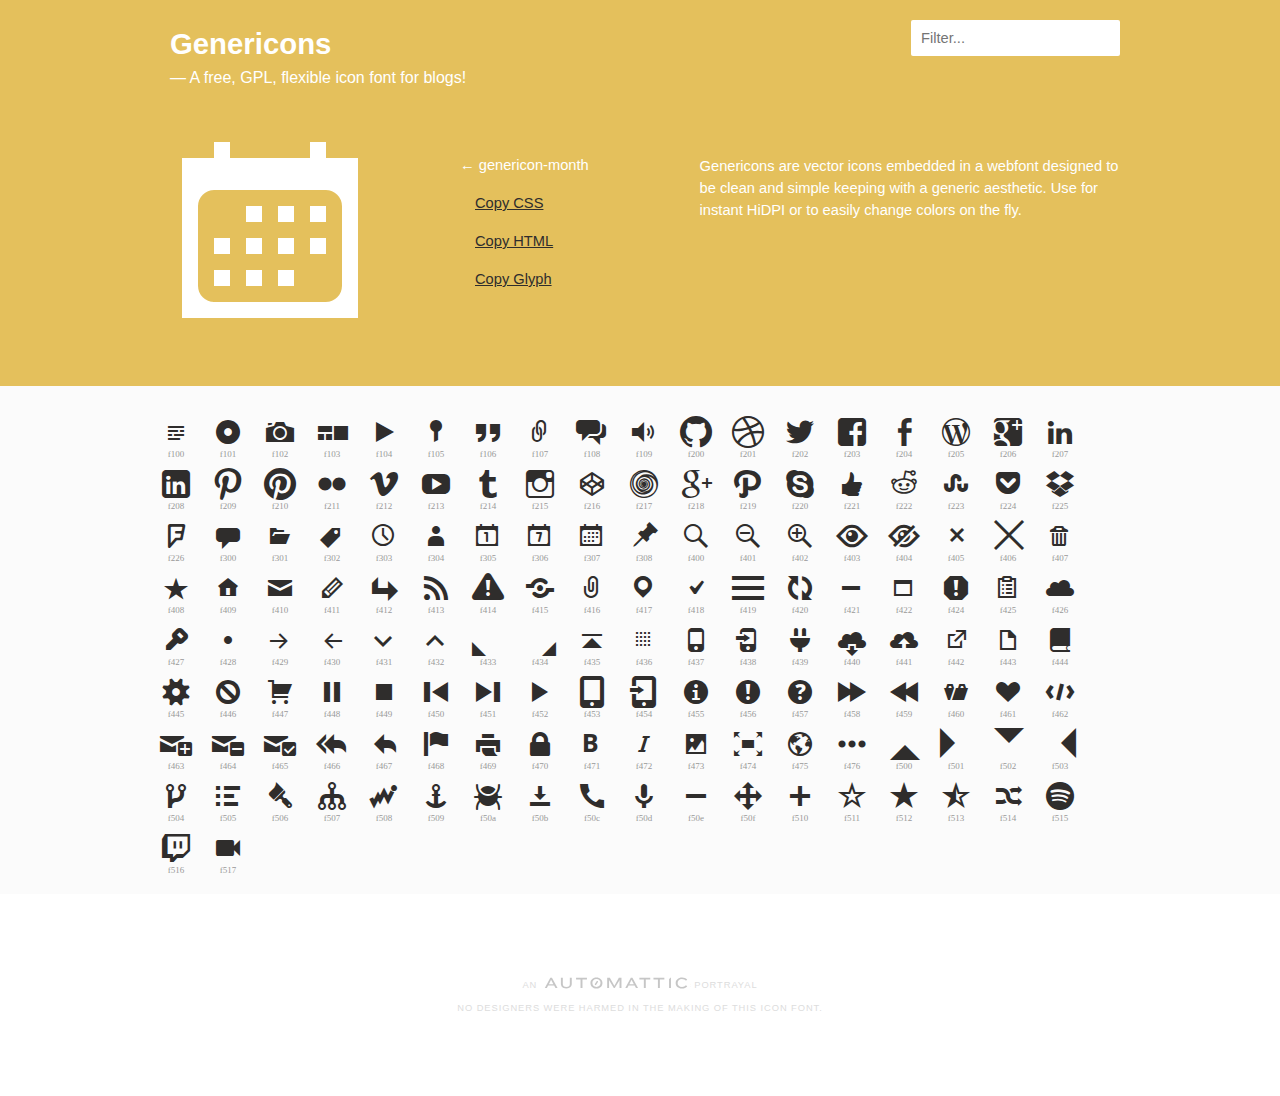
<file: fonts/example.html>
<!DOCTYPE html>
<html>
<head>
<title>Genericons</title>
<link rel="stylesheet" href="genericons.css">
<script type="text/javascript" src="https://ajax.googleapis.com/ajax/libs/jquery/1.7.2/jquery.min.js"></script>
<style type="text/css">
/**
 * Example page CSS
 */

body {
	font-family: sans-serif;
	line-height: 1.5;
	margin: 0;
	color: #2f2d2c;
	background: #fff;
	font-size: 11pt;
}

a {
	color: #2f2d2c;
}

h4 {
	margin-top: 40px;
}

#iconlist {
	clear: both;
	margin-bottom: 20px;
}

#iconlist div {
	padding: 10px;
	overflow: hidden;
	white-space: nowrap;
	font-size: 32px;
	line-height: 1;
	position: relative;
	width: 32px;
	height: 32px;
}

#iconlist div:before {
	margin-right: 20px;
}

#iconlist div:hover {
	cursor: pointer;
	color: #e4c05c;
}

#primary {
	background: #e4c05c;
	overflow: hidden;
}

#content {
	position: relative;
	color: #fff;
	max-width: 980px;
	padding: 0 10px;
	margin: 0 auto;
}

#icons {
	background: #fbfbfb;
}

#icons #iconlist {
	max-width: 980px;
	box-sizing: border-box;
	-moz-box-sizing:border-box;
	-webkit-box-sizing:border-box;
	padding: 20px 0;
	margin: 0 auto;
}

#glyph {
	float: left;
	width: 50%;
	box-sizing: border-box;
	-moz-box-sizing:border-box;
	-webkit-box-sizing:border-box;
	-ms-box-sizing:border-box;
	padding: 20px 0;
}

#glyph .info {
	float: right;
	width: 180px;
	padding: 36px 0 0 0;
}

#glyph .info a {
	color: #2f2d2c;
	display: block;
	padding: 8px 0 8px 15px;
}

#glyph .info strong {
	font-weight: normal;
	display: block;
	padding: 8px 0;
}

#glyph .genericon {
	font-size: 256px;
	width: 256px;
	height: 256px;
	overflow: visible;
	float: left;
}

.description {
	margin-top: 50px;
	width: 48%;
	float: right;
	padding-left: 40px;
	margin-left: 2%;
	box-sizing: border-box;
	-moz-box-sizing:border-box;
	-webkit-box-sizing:border-box;
	-ms-box-sizing:border-box;
	background-size: 4px 4px;
}

#primary h2 {
	color: white;
	margin: 0 auto;
	padding: 22px 0 0 20px;
	max-width: 980px;
	font-size: 2em;
}

#primary h2 span {
	display: block;
	font-weight: normal;
	font-size: 12pt;
}

#footer {
	clear: both;
	max-width: 980px;
	margin: 80px auto;
	text-align: center;
	text-transform: uppercase;
	letter-spacing: .1em;
	font-size: 7pt;
	color: #ddd;
}

#footer a {
	color: #ccc;
	display: inline-block;
	width: 150px;
	overflow: hidden;
	text-indent: 100%;
	position: relative;
	top: 2px;
	opacity: .3;
	background-repeat: no-repeat;
	background-position: center top;
	background-image: url('[data-uri]');
}

#footer a:hover {
	opacity: 1;
}

pre, code {
	font: 14px/1.5 monospace;
}

.code {
	display: block;
	font: 14px/1.5 monospace;
	width: 600px;
	white-space: pre;
	border: 1px solid #ccc;
	padding: 10px;
	overflow: auto;
	min-height: 110px;
}

#iconlist .new, #iconlist .update {
	position: relative;
}

#iconlist .new:after, #iconlist .update:after {
	color: #e4c05c;
	display: block;
	content: "NEW";
	font: bold 8px/1 sans-serif;
	position: absolute;
	top: 0px;
	text-align: center;
	z-index: 10;
	width: 100%;
}

#iconlist .update:after {
	content: "UPDATE";
	left: -1px;
}

body.searching #iconlist span.update:after, body.searching #iconlist span.new:after {
	display: none;
}

#search {
	border: 0;
	border-radius: 2px;
	position: absolute;
	right: 20px;
	font: 11pt sans-serif;
	padding: 10px;
	top: 20px;
	background: rgba(255,255,255,.8);
}

#search:focus {
	background: #fff;
	outline: none;
}

.genericon-404 {
	display: none !important; /* This is an easter egg */
}

.genericon:after {
	content: attr(alt);
	display: block;
	font-size: 9px;
	color: #999;
	text-align: center;
}

.hideUACs.genericon:after {
	content: none;
}


@media only screen and ( max-width: 900px ) {

	#glyph {
		float: none;
		width: 100%;
	}
	
	#glyph .info {
		width: 30%;
	}
	#glyph .genericon {
		width: 70%;
	}

	.description {
		clear: both;
		width: 100%;
		background: none;
		padding-left: 0;
		float: none;
	}

}
</style>
<script type="text/javascript">
/**
 * Example page JS
 */

function copyToClipboard ( text, copyMode ) {
	if ( copyMode == "css" ) {
		window.prompt( "Copy this, then paste in your CSS :before selector.", text );
	} else if ( copyMode == "html" ) {
		window.prompt( "Copy this, then paste in your HTML.", text );
	} else {
		window.prompt( "Copy this, then paste in your Photoshop textfield.", text );
	}
}

function pickRandomIcon() {
	var divs = jQuery("#iconlist div").get().sort(function(){
			return Math.round(Math.random())-0.5;
		}).slice(0,1);

	attr = jQuery(divs).attr('alt');
	cssclass = jQuery(divs).attr('class');
	displayGlyph( attr, cssclass );

}

function displayGlyph( attr, cssclass ) {

	// set permalink
	var permalink = cssclass.split(' genericon-')[1];
	window.location.hash = permalink;

	// css copy string
	csstext = "content: \'\\" + attr + "';";

	// html copy string
	htmltext = '<span class="' + cssclass + '"></span>';

	// glyph copy string
	glyphtemp = "&#x" + attr + ";";
	jQuery('#temp').html( glyphtemp );
	glyphtext = jQuery('#temp').text();

	// final output
	output = '<div class="' + cssclass + '"></div>'
	+ '<div class="info">'
		+ '<strong>&larr; ' + cssclass.split( ' ' )[1] + '</strong>'
		+ '<a href="javascript:copyToClipboard(csstext, \'css\')">Copy CSS</a>'
		+ '<a href="javascript:copyToClipboard(htmltext, \'html\')">Copy HTML</a>'
		+ '<a href="javascript:copyToClipboard(glyphtext)">Copy Glyph</a>'
	+ '</div>';

	jQuery( '#glyph' ).html( output );

}

function sortUnicode ( a, b ) {
	var numberA = jQuery(a).attr('alt').replace('f', '');
	var numberB = jQuery(b).attr('alt').replace('f', '');
	var contentA =parseInt( numberA, 16 );
	var contentB =parseInt( numberB, 16 );
	return (contentA < contentB) ? -1 : (contentA > contentB) ? 1 : 0;
}

jQuery(document).ready(function() {

	// pick random icon if no permalink, otherwise go to permalink
	if ( window.location.hash ) {
		permalink = "genericon-" + window.location.hash.split('#')[1];
		attr = jQuery( '.' + permalink ).attr( 'alt' );
		cssclass = jQuery( '.' + permalink ).attr('class');
		displayGlyph( attr, cssclass );
	} else {
		pickRandomIcon();
	}

	jQuery( '#iconlist div' ).click(function() {

		attr = jQuery( this ).attr( 'alt' );
		cssclass = jQuery( this ).attr( 'class' );

		displayGlyph( attr, cssclass );

	});

	var $rows = jQuery('#iconlist div');
	jQuery('#search').keyup(function() {
	
		// remove update text when using search
		jQuery('body').addClass('searching');
	
	    var val = jQuery.trim(jQuery(this).val()).replace(/ +/g, ' ').toLowerCase();
	
	    $rows.show().filter(function() {
	        var text = jQuery(this).text().replace(/\s+/g, ' ').toLowerCase();
	        return !~text.indexOf(val);
	    }).hide();
	});
	
	jQuery('input#search').focus();

	// sort based on number
	jQuery('#iconlist div').sort( sortUnicode ).appendTo('#iconlist');

});

function toggleUACs() {
	jQuery('.genericon').toggleClass('hideUACs');
}
</script>
</head>

<body>

<div id="main">

	<div id="primary">
		<div id="content">

			<h2>Genericons <span>&mdash; A free, GPL, flexible icon font for blogs!</span></h2>

			<input placeholder="Filter..." name="search" id="search" type="text" value="" maxlength="150" />

			<div id="glyph">
			</div>
			
			<div class="description">
				<p>Genericons are vector icons embedded in a webfont designed to be clean and simple keeping with a generic aesthetic. Use for instant HiDPI or to easily change colors on the fly.</p>
			</div>
			
		</div>
	</div>

	<div id="icons">
		<div id="iconlist">
		
			<!-- note, the text inside the HTML elements is purely for the seach -->
			
			<div alt="f423" class="genericon genericon-404" title="genericon-404">404</div>
			
			<div alt="f508" class="genericon genericon-activity" title="genericon-activity">activity</div>
			
			<div alt="f509" class="genericon genericon-anchor" title="genericon-anchor">anchor</div>
			
			<div alt="f101" class="genericon genericon-aside" title="genericon-aside">aside</div>
			
			<div alt="f416" class="genericon genericon-attachment" title="genericon-attachment">attachment</div>
			
			<div alt="f109" class="genericon genericon-audio" title="genericon-audio">audio</div>
			
			<div alt="f471" class="genericon genericon-bold" title="genericon-bold">bold</div>
			
			<div alt="f444" class="genericon genericon-book" title="genericon-book">book</div>
			
			<div alt="f50a" class="genericon genericon-bug" title="genericon-bug">bug</div>
			
			<div alt="f447" class="genericon genericon-cart" title="genericon-cart">cart</div>
			
			<div alt="f301" class="genericon genericon-category" title="genericon-category">category</div>
			
			<div alt="f108" class="genericon genericon-chat" title="genericon-chat">chat</div>
			
			<div alt="f418" class="genericon genericon-checkmark" title="genericon-checkmark">checkmark</div>
			
			<div alt="f405" class="genericon genericon-close" title="genericon-close">close</div>
			
			<div alt="f406" class="genericon genericon-close-alt" title="genericon-close-alt">close-alt</div>
			
			<div alt="f426" class="genericon genericon-cloud" title="genericon-cloud">cloud</div>
			
			<div alt="f440" class="genericon genericon-cloud-download" title="genericon-cloud-download">cloud-download</div>
			
			<div alt="f441" class="genericon genericon-cloud-upload" title="genericon-cloud-upload">cloud-upload</div>
			
			<div alt="f462" class="genericon genericon-code" title="genericon-code">code</div>
			
			<div alt="f216" class="genericon genericon-codepen" title="genericon-codepen">codepen</div>
			
			<div alt="f445" class="genericon genericon-cog" title="genericon-cog">cog</div>
			
			<div alt="f432" class="genericon genericon-collapse" title="genericon-collapse">collapse</div>
			
			<div alt="f300" class="genericon genericon-comment" title="genericon-comment">comment</div>
			
			<div alt="f305" class="genericon genericon-day" title="genericon-day">day</div>
			
			<div alt="f221" class="genericon genericon-digg" title="genericon-digg">digg</div>
			
			<div alt="f443" class="genericon genericon-document" title="genericon-document">document</div>
			
			<div alt="f428" class="genericon genericon-dot" title="genericon-dot">dot</div>
			
			<div alt="f502" class="genericon genericon-downarrow" title="genericon-downarrow">downarrow</div>
			
			<div alt="f50b" class="genericon genericon-download" title="genericon-download">download</div>
			
			<div alt="f436" class="genericon genericon-draggable" title="genericon-draggable">draggable</div>
			
			<div alt="f201" class="genericon genericon-dribbble" title="genericon-dribbble">dribbble</div>
			
			<div alt="f225" class="genericon genericon-dropbox" title="genericon-dropbox">dropbox</div>
			
			<div alt="f433" class="genericon genericon-dropdown" title="genericon-dropdown">dropdown</div>
			
			<div alt="f434" class="genericon genericon-dropdown-left" title="genericon-dropdown-left">dropdown-left</div>
			
			<div alt="f411" class="genericon genericon-edit" title="genericon-edit">edit</div>
			
			<div alt="f476" class="genericon genericon-ellipsis" title="genericon-ellipsis">ellipsis</div>
			
			<div alt="f431" class="genericon genericon-expand" title="genericon-expand">expand</div>
			
			<div alt="f442" class="genericon genericon-external" title="genericon-external">external</div>
			
			<div alt="f203" class="genericon genericon-facebook" title="genericon-facebook">facebook</div>
			
			<div alt="f204" class="genericon genericon-facebook-alt" title="genericon-facebook-alt">facebook-alt</div>
			
			<div alt="f458" class="genericon genericon-fastforward" title="genericon-fastforward">fastforward</div>
			
			<div alt="f413" class="genericon genericon-feed" title="genericon-feed">feed</div>
			
			<div alt="f468" class="genericon genericon-flag" title="genericon-flag">flag</div>
			
			<div alt="f211" class="genericon genericon-flickr" title="genericon-flickr">flickr</div>
			
			<div alt="f226" class="genericon genericon-foursquare" title="genericon-foursquare">foursquare</div>
			
			<div alt="f474" class="genericon genericon-fullscreen" title="genericon-fullscreen">fullscreen</div>
			
			<div alt="f103" class="genericon genericon-gallery" title="genericon-gallery">gallery</div>
			
			<div alt="f200" class="genericon genericon-github" title="genericon-github">github</div>
			
			<div alt="f206" class="genericon genericon-googleplus" title="genericon-googleplus">googleplus</div>
			
			<div alt="f218" class="genericon genericon-googleplus-alt" title="genericon-googleplus-alt">googleplus-alt</div>
			
			<div alt="f50c" class="genericon genericon-handset" title="genericon-handset">handset</div>
			
			<div alt="f461" class="genericon genericon-heart" title="genericon-heart">heart</div>
			
			<div alt="f457" class="genericon genericon-help" title="genericon-help">help</div>
			
			<div alt="f404" class="genericon genericon-hide" title="genericon-hide">hide</div>
			
			<div alt="f505" class="genericon genericon-hierarchy" title="genericon-hierarchy">hierarchy</div>
			
			<div alt="f409" class="genericon genericon-home" title="genericon-home">home</div>
			
			<div alt="f102" class="genericon genericon-image" title="genericon-image">image</div>
			
			<div alt="f455" class="genericon genericon-info" title="genericon-info">info</div>
			
			<div alt="f215" class="genericon genericon-instagram" title="genericon-instagram">instagram</div>
			
			<div alt="f472" class="genericon genericon-italic" title="genericon-italic">italic</div>
			
			<div alt="f427" class="genericon genericon-key" title="genericon-key">key</div>
			
			<div alt="f503" class="genericon genericon-leftarrow" title="genericon-leftarrow">leftarrow</div>
			
			<div alt="f107" class="genericon genericon-link" title="genericon-link">link</div>
			
			<div alt="f207" class="genericon genericon-linkedin" title="genericon-linkedin">linkedin</div>
			
			<div alt="f208" class="genericon genericon-linkedin-alt" title="genericon-linkedin-alt">linkedin-alt</div>
			
			<div alt="f417" class="genericon genericon-location" title="genericon-location">location</div>
			
			<div alt="f470" class="genericon genericon-lock" title="genericon-lock">lock</div>
			
			<div alt="f410" class="genericon genericon-mail" title="genericon-mail">mail</div>
			
			<div alt="f422" class="genericon genericon-maximize" title="genericon-maximize">maximize</div>
			
			<div alt="f419" class="genericon genericon-menu" title="genericon-menu">menu</div>
			
			<div alt="f50d" class="genericon genericon-microphone" title="genericon-microphone">microphone</div>
			
			<div alt="f421" class="genericon genericon-minimize" title="genericon-minimize">minimize</div>
			
			<div alt="f50e" class="genericon genericon-minus" title="genericon-minus">minus</div>
			
			<div alt="f307" class="genericon genericon-month" title="genericon-month">month</div>
			
			<div alt="f50f" class="genericon genericon-move" title="genericon-move">move</div>
			
			<div alt="f429" class="genericon genericon-next" title="genericon-next">next</div>
			
			<div alt="f456" class="genericon genericon-notice" title="genericon-notice">notice</div>
			
			<div alt="f506" class="genericon genericon-paintbrush" title="genericon-paintbrush">paintbrush</div>
			
			<div alt="f219" class="genericon genericon-path" title="genericon-path">path</div>
			
			<div alt="f448" class="genericon genericon-pause" title="genericon-pause">pause</div>
			
			<div alt="f437" class="genericon genericon-phone" title="genericon-phone">phone</div>
			
			<div alt="f473" class="genericon genericon-picture" title="genericon-picture">picture</div>
			
			<div alt="f308" class="genericon genericon-pinned" title="genericon-pinned">pinned</div>
			
			<div alt="f209" class="genericon genericon-pinterest" title="genericon-pinterest">pinterest</div>
			
			<div alt="f210" class="genericon genericon-pinterest-alt" title="genericon-pinterest-alt">pinterest-alt</div>
			
			<div alt="f452" class="genericon genericon-play" title="genericon-play">play</div>
			
			<div alt="f439" class="genericon genericon-plugin" title="genericon-plugin">plugin</div>
			
			<div alt="f510" class="genericon genericon-plus" title="genericon-plus">plus</div>
			
			<div alt="f224" class="genericon genericon-pocket" title="genericon-pocket">pocket</div>
			
			<div alt="f217" class="genericon genericon-polldaddy" title="genericon-polldaddy">polldaddy</div>
			
			<div alt="f460" class="genericon genericon-portfolio" title="genericon-portfolio">portfolio</div>
			
			<div alt="f430" class="genericon genericon-previous" title="genericon-previous">previous</div>
			
			<div alt="f469" class="genericon genericon-print" title="genericon-print">print</div>
			
			<div alt="f106" class="genericon genericon-quote" title="genericon-quote">quote</div>
			
			<div alt="f511" class="genericon genericon-rating-empty" title="genericon-rating-empty">rating-empty</div>
			
			<div alt="f512" class="genericon genericon-rating-full" title="genericon-rating-full">rating-full</div>
			
			<div alt="f513" class="genericon genericon-rating-half" title="genericon-rating-half">rating-half</div>
			
			<div alt="f222" class="genericon genericon-reddit" title="genericon-reddit">reddit</div>
			
			<div alt="f420" class="genericon genericon-refresh" title="genericon-refresh">refresh</div>
			
			<div alt="f412" class="genericon genericon-reply" title="genericon-reply">reply</div>
			
			<div alt="f466" class="genericon genericon-reply-alt" title="genericon-reply-alt">reply-alt</div>
			
			<div alt="f467" class="genericon genericon-reply-single" title="genericon-reply-single">reply-single</div>
			
			<div alt="f459" class="genericon genericon-rewind" title="genericon-rewind">rewind</div>
			
			<div alt="f501" class="genericon genericon-rightarrow" title="genericon-rightarrow">rightarrow</div>
			
			<div alt="f400" class="genericon genericon-search" title="genericon-search">search</div>
			
			<div alt="f438" class="genericon genericon-send-to-phone" title="genericon-send-to-phone">send-to-phone</div>
			
			<div alt="f454" class="genericon genericon-send-to-tablet" title="genericon-send-to-tablet">send-to-tablet</div>
			
			<div alt="f415" class="genericon genericon-share" title="genericon-share">share</div>
			
			<div alt="f403" class="genericon genericon-show" title="genericon-show">show</div>
			
			<div alt="f514" class="genericon genericon-shuffle" title="genericon-shuffle">shuffle</div>
			
			<div alt="f507" class="genericon genericon-sitemap" title="genericon-sitemap">sitemap</div>
			
			<div alt="f451" class="genericon genericon-skip-ahead" title="genericon-skip-ahead">skip-ahead</div>
			
			<div alt="f450" class="genericon genericon-skip-back" title="genericon-skip-back">skip-back</div>
			
			<div alt="f220" class="genericon genericon-skype" title="genericon-skype">skype</div>
			
			<div alt="f424" class="genericon genericon-spam" title="genericon-spam">spam</div>
			
			<div alt="f515" class="genericon genericon-spotify" title="genericon-spotify">spotify</div>
			
			<div alt="f100" class="genericon genericon-standard" title="genericon-standard">standard</div>
			
			<div alt="f408" class="genericon genericon-star" title="genericon-star">star</div>
			
			<div alt="f105" class="genericon genericon-status" title="genericon-status">status</div>
			
			<div alt="f449" class="genericon genericon-stop" title="genericon-stop">stop</div>
			
			<div alt="f223" class="genericon genericon-stumbleupon" title="genericon-stumbleupon">stumbleupon</div>
			
			<div alt="f463" class="genericon genericon-subscribe" title="genericon-subscribe">subscribe</div>
			
			<div alt="f465" class="genericon genericon-subscribed" title="genericon-subscribed">subscribed</div>
			
			<div alt="f425" class="genericon genericon-summary" title="genericon-summary">summary</div>
			
			<div alt="f453" class="genericon genericon-tablet" title="genericon-tablet">tablet</div>
			
			<div alt="f302" class="genericon genericon-tag" title="genericon-tag">tag</div>
			
			<div alt="f303" class="genericon genericon-time" title="genericon-time">time</div>
			
			<div alt="f435" class="genericon genericon-top" title="genericon-top">top</div>
			
			<div alt="f407" class="genericon genericon-trash" title="genericon-trash">trash</div>
			
			<div alt="f214" class="genericon genericon-tumblr" title="genericon-tumblr">tumblr</div>
			
			<div alt="f516" class="genericon genericon-twitch" title="genericon-twitch">twitch</div>
			
			<div alt="f202" class="genericon genericon-twitter" title="genericon-twitter">twitter</div>
			
			<div alt="f446" class="genericon genericon-unapprove" title="genericon-unapprove">unapprove</div>
			
			<div alt="f464" class="genericon genericon-unsubscribe" title="genericon-unsubscribe">unsubscribe</div>
			
			<div alt="f401" class="genericon genericon-unzoom" title="genericon-unzoom">unzoom</div>
			
			<div alt="f500" class="genericon genericon-uparrow" title="genericon-uparrow">uparrow</div>
			
			<div alt="f304" class="genericon genericon-user" title="genericon-user">user</div>
			
			<div alt="f104" class="genericon genericon-video" title="genericon-video">video</div>
			
			<div alt="f517" class="genericon genericon-videocamera" title="genericon-videocamera">videocamera</div>
			
			<div alt="f212" class="genericon genericon-vimeo" title="genericon-vimeo">vimeo</div>
			
			<div alt="f414" class="genericon genericon-warning" title="genericon-warning">warning</div>
			
			<div alt="f475" class="genericon genericon-website" title="genericon-website">website</div>
			
			<div alt="f306" class="genericon genericon-week" title="genericon-week">week</div>
			
			<div alt="f205" class="genericon genericon-wordpress" title="genericon-wordpress">wordpress</div>
			
			<div alt="f504" class="genericon genericon-xpost" title="genericon-xpost">xpost</div>
			
			<div alt="f213" class="genericon genericon-youtube" title="genericon-youtube">youtube</div>
			
			<div alt="f402" class="genericon genericon-zoom" title="genericon-zoom">zoom</div>
			

		</div>
		
		<div id="temp" style="display: none;"></div>
		
	</div>

	<div id="footer">

		<p>An <a href="http://automattic.com" rel="nofollow">Automattic</a> Portrayal</p>
		<p>No designers were harmed in the making of this icon font.</p>
		

	</div>

</div>

</body>
</html>
</file>
<file: fonts/genericons.css>
/**

	Genericons

*/


/* IE8 and below use EOT and allow cross-site embedding. 
   IE9 uses WOFF which is base64 encoded to allow cross-site embedding.
   So unfortunately, IE9 will throw a console error, but it'll still work.
   When the font is base64 encoded, cross-site embedding works in Firefox */

@font-face {
    font-family: 'Genericons';
    src: url('Genericons.eot');
}

@font-face {
    font-family: 'Genericons';
    src: url([data-uri]) format('woff'),
         url('Genericons.ttf') format('truetype'),
         url('Genericons.svg#genericonsregular') format('svg');
    font-weight: normal;
    font-style: normal;
}

@media screen and (-webkit-min-device-pixel-ratio:0) {
  @font-face {
    font-family: "Genericons";
    src: url("./Genericons.svg#Genericons") format("svg");
  }
}


/**
 * All Genericons
 */

.genericon {
	font-size: 16px;
	vertical-align: top;
	text-align: center;
	-moz-transition: color .1s ease-in 0;
	-webkit-transition: color .1s ease-in 0;
	display: inline-block;
	font-family: "Genericons";
	font-style: normal;
	font-weight: normal;
	font-variant: normal;
	line-height: 1;
	text-decoration: inherit;
	text-transform: none;
	-moz-osx-font-smoothing: grayscale;
	-webkit-font-smoothing: antialiased;
	speak: none;
}


/**
 * Individual icons
 */

.genericon-404:before { content: "\f423"; }
.genericon-activity:before { content: "\f508"; }
.genericon-anchor:before { content: "\f509"; }
.genericon-aside:before { content: "\f101"; }
.genericon-attachment:before { content: "\f416"; }
.genericon-audio:before { content: "\f109"; }
.genericon-bold:before { content: "\f471"; }
.genericon-book:before { content: "\f444"; }
.genericon-bug:before { content: "\f50a"; }
.genericon-cart:before { content: "\f447"; }
.genericon-category:before { content: "\f301"; }
.genericon-chat:before { content: "\f108"; }
.genericon-checkmark:before { content: "\f418"; }
.genericon-close:before { content: "\f405"; }
.genericon-close-alt:before { content: "\f406"; }
.genericon-cloud:before { content: "\f426"; }
.genericon-cloud-download:before { content: "\f440"; }
.genericon-cloud-upload:before { content: "\f441"; }
.genericon-code:before { content: "\f462"; }
.genericon-codepen:before { content: "\f216"; }
.genericon-cog:before { content: "\f445"; }
.genericon-collapse:before { content: "\f432"; }
.genericon-comment:before { content: "\f300"; }
.genericon-day:before { content: "\f305"; }
.genericon-digg:before { content: "\f221"; }
.genericon-document:before { content: "\f443"; }
.genericon-dot:before { content: "\f428"; }
.genericon-downarrow:before { content: "\f502"; }
.genericon-download:before { content: "\f50b"; }
.genericon-draggable:before { content: "\f436"; }
.genericon-dribbble:before { content: "\f201"; }
.genericon-dropbox:before { content: "\f225"; }
.genericon-dropdown:before { content: "\f433"; }
.genericon-dropdown-left:before { content: "\f434"; }
.genericon-edit:before { content: "\f411"; }
.genericon-ellipsis:before { content: "\f476"; }
.genericon-expand:before { content: "\f431"; }
.genericon-external:before { content: "\f442"; }
.genericon-facebook:before { content: "\f203"; }
.genericon-facebook-alt:before { content: "\f204"; }
.genericon-fastforward:before { content: "\f458"; }
.genericon-feed:before { content: "\f413"; }
.genericon-flag:before { content: "\f468"; }
.genericon-flickr:before { content: "\f211"; }
.genericon-foursquare:before { content: "\f226"; }
.genericon-fullscreen:before { content: "\f474"; }
.genericon-gallery:before { content: "\f103"; }
.genericon-github:before { content: "\f200"; }
.genericon-googleplus:before { content: "\f206"; }
.genericon-googleplus-alt:before { content: "\f218"; }
.genericon-handset:before { content: "\f50c"; }
.genericon-heart:before { content: "\f461"; }
.genericon-help:before { content: "\f457"; }
.genericon-hide:before { content: "\f404"; }
.genericon-hierarchy:before { content: "\f505"; }
.genericon-home:before { content: "\f409"; }
.genericon-image:before { content: "\f102"; }
.genericon-info:before { content: "\f455"; }
.genericon-instagram:before { content: "\f215"; }
.genericon-italic:before { content: "\f472"; }
.genericon-key:before { content: "\f427"; }
.genericon-leftarrow:before { content: "\f503"; }
.genericon-link:before { content: "\f107"; }
.genericon-linkedin:before { content: "\f207"; }
.genericon-linkedin-alt:before { content: "\f208"; }
.genericon-location:before { content: "\f417"; }
.genericon-lock:before { content: "\f470"; }
.genericon-mail:before { content: "\f410"; }
.genericon-maximize:before { content: "\f422"; }
.genericon-menu:before { content: "\f419"; }
.genericon-microphone:before { content: "\f50d"; }
.genericon-minimize:before { content: "\f421"; }
.genericon-minus:before { content: "\f50e"; }
.genericon-month:before { content: "\f307"; }
.genericon-move:before { content: "\f50f"; }
.genericon-next:before { content: "\f429"; }
.genericon-notice:before { content: "\f456"; }
.genericon-paintbrush:before { content: "\f506"; }
.genericon-path:before { content: "\f219"; }
.genericon-pause:before { content: "\f448"; }
.genericon-phone:before { content: "\f437"; }
.genericon-picture:before { content: "\f473"; }
.genericon-pinned:before { content: "\f308"; }
.genericon-pinterest:before { content: "\f209"; }
.genericon-pinterest-alt:before { content: "\f210"; }
.genericon-play:before { content: "\f452"; }
.genericon-plugin:before { content: "\f439"; }
.genericon-plus:before { content: "\f510"; }
.genericon-pocket:before { content: "\f224"; }
.genericon-polldaddy:before { content: "\f217"; }
.genericon-portfolio:before { content: "\f460"; }
.genericon-previous:before { content: "\f430"; }
.genericon-print:before { content: "\f469"; }
.genericon-quote:before { content: "\f106"; }
.genericon-rating-empty:before { content: "\f511"; }
.genericon-rating-full:before { content: "\f512"; }
.genericon-rating-half:before { content: "\f513"; }
.genericon-reddit:before { content: "\f222"; }
.genericon-refresh:before { content: "\f420"; }
.genericon-reply:before { content: "\f412"; }
.genericon-reply-alt:before { content: "\f466"; }
.genericon-reply-single:before { content: "\f467"; }
.genericon-rewind:before { content: "\f459"; }
.genericon-rightarrow:before { content: "\f501"; }
.genericon-search:before { content: "\f400"; }
.genericon-send-to-phone:before { content: "\f438"; }
.genericon-send-to-tablet:before { content: "\f454"; }
.genericon-share:before { content: "\f415"; }
.genericon-show:before { content: "\f403"; }
.genericon-shuffle:before { content: "\f514"; }
.genericon-sitemap:before { content: "\f507"; }
.genericon-skip-ahead:before { content: "\f451"; }
.genericon-skip-back:before { content: "\f450"; }
.genericon-skype:before { content: "\f220"; }
.genericon-spam:before { content: "\f424"; }
.genericon-spotify:before { content: "\f515"; }
.genericon-standard:before { content: "\f100"; }
.genericon-star:before { content: "\f408"; }
.genericon-status:before { content: "\f105"; }
.genericon-stop:before { content: "\f449"; }
.genericon-stumbleupon:before { content: "\f223"; }
.genericon-subscribe:before { content: "\f463"; }
.genericon-subscribed:before { content: "\f465"; }
.genericon-summary:before { content: "\f425"; }
.genericon-tablet:before { content: "\f453"; }
.genericon-tag:before { content: "\f302"; }
.genericon-time:before { content: "\f303"; }
.genericon-top:before { content: "\f435"; }
.genericon-trash:before { content: "\f407"; }
.genericon-tumblr:before { content: "\f214"; }
.genericon-twitch:before { content: "\f516"; }
.genericon-twitter:before { content: "\f202"; }
.genericon-unapprove:before { content: "\f446"; }
.genericon-unsubscribe:before { content: "\f464"; }
.genericon-unzoom:before { content: "\f401"; }
.genericon-uparrow:before { content: "\f500"; }
.genericon-user:before { content: "\f304"; }
.genericon-video:before { content: "\f104"; }
.genericon-videocamera:before { content: "\f517"; }
.genericon-vimeo:before { content: "\f212"; }
.genericon-warning:before { content: "\f414"; }
.genericon-website:before { content: "\f475"; }
.genericon-week:before { content: "\f306"; }
.genericon-wordpress:before { content: "\f205"; }
.genericon-xpost:before { content: "\f504"; }
.genericon-youtube:before { content: "\f213"; }
.genericon-zoom:before { content: "\f402"; }
</file>
